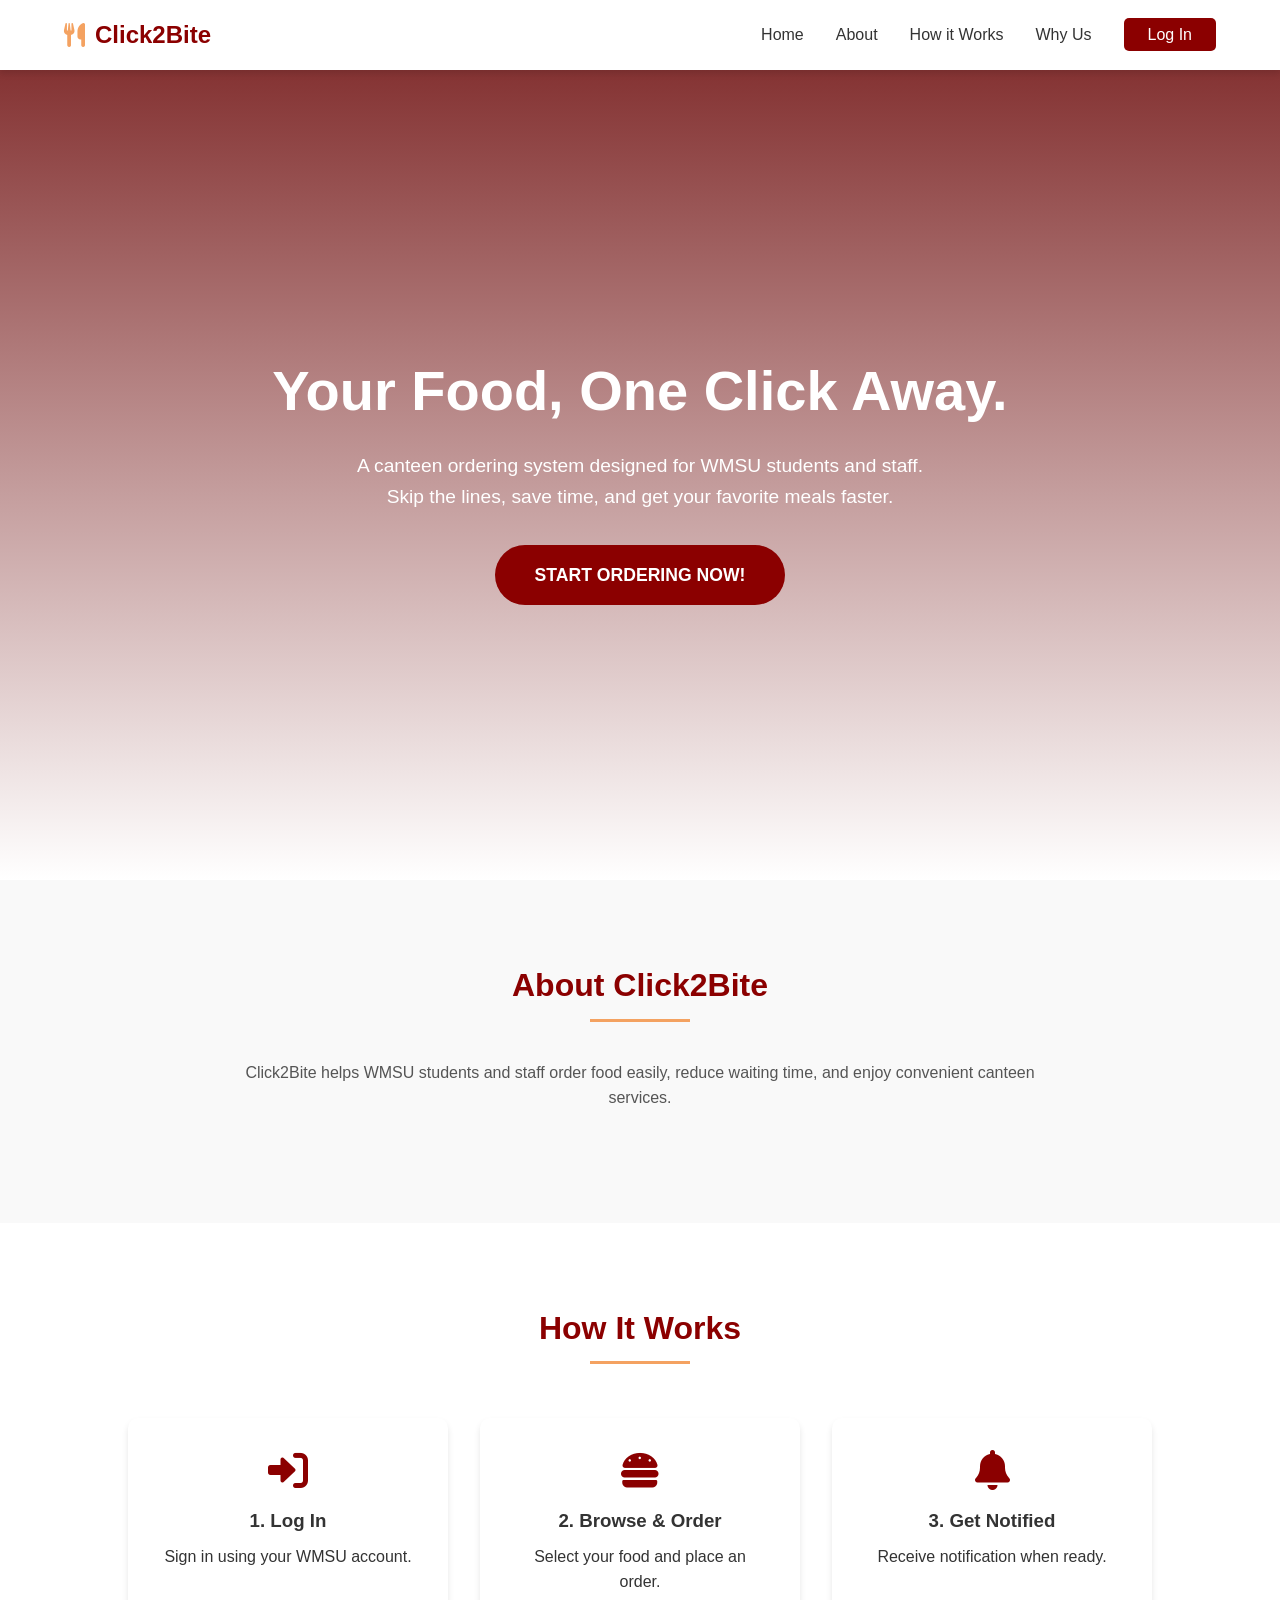
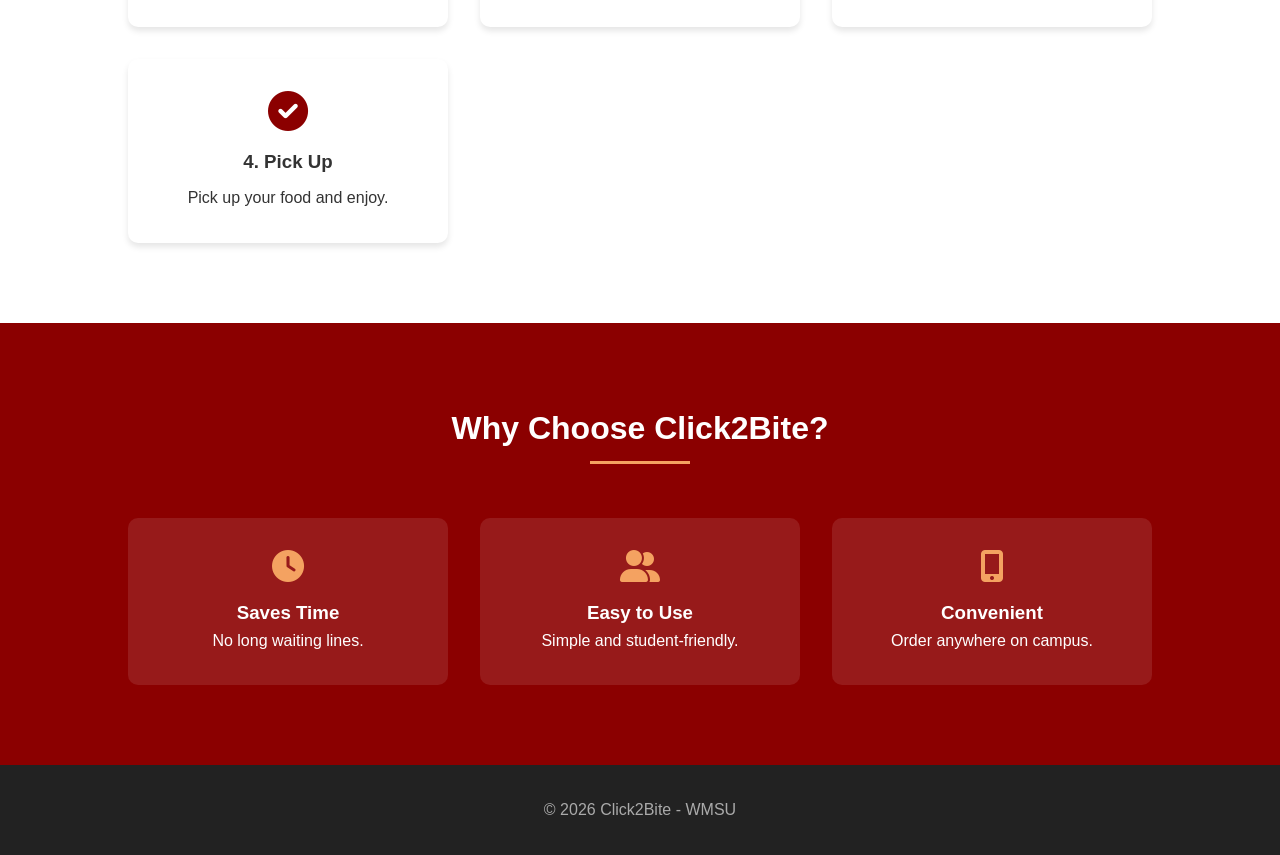
<file: index.html>
<!DOCTYPE html>

<html lang="en">
<head>
<meta charset="UTF-8">
<meta name="viewport" content="width=device-width, initial-scale=1.0">
<title>Click2Bite</title>

<link href="https://cdnjs.cloudflare.com/ajax/libs/font-awesome/6.0.0/css/all.min.css" rel="stylesheet">
<link rel="stylesheet" href="style.css">
</head>

<body>

<nav>
<div class="logo">
<i class="fas fa-utensils"></i>
<span>Click2Bite</span>
</div>

<div class="menu-toggle">
<i class="fas fa-bars"></i>
</div>

<ul class="nav-links">
<li><a href="#home">Home</a></li>
<li><a href="#about">About</a></li>
<li><a href="#how-it-works">How it Works</a></li>
<li><a href="#features">Why Us</a></li>
<li><a href="#loginModal" class="btn-login">Log In</a></li>
</ul>
</nav>

<header id="home" class="hero">
<div class="hero-content">
<h1>Your Food, One Click Away.</h1>

<p>
A canteen ordering system designed for WMSU students and staff.
Skip the lines, save time, and get your favorite meals faster.
</p>

<a href="#loginModal" class="cta-button">
START ORDERING NOW!
</a>
</div>
</header>

<section id="about" class="section about">
<h2 class="section-title">About Click2Bite</h2>

<p>
Click2Bite helps WMSU students and staff order food easily,
reduce waiting time, and enjoy convenient canteen services.
</p>
</section>

<section id="how-it-works" class="section">
<h2 class="section-title">How It Works</h2>

<div class="steps-grid">

<div class="step-card">
<i class="fas fa-sign-in-alt step-icon"></i>
<h3>1. Log In</h3>
<p>Sign in using your WMSU account.</p>
</div>

<div class="step-card">
<i class="fas fa-hamburger step-icon"></i>
<h3>2. Browse & Order</h3>
<p>Select your food and place an order.</p>
</div>

<div class="step-card">
<i class="fas fa-bell step-icon"></i>
<h3>3. Get Notified</h3>
<p>Receive notification when ready.</p>
</div>

<div class="step-card">
<i class="fas fa-check-circle step-icon"></i>
<h3>4. Pick Up</h3>
<p>Pick up your food and enjoy.</p>
</div>

</div>
</section>

<section id="features" class="section features">
<h2 class="section-title">Why Choose Click2Bite?</h2>

<div class="features-grid">

<div class="feature-box">
<i class="fas fa-clock"></i>
<h3>Saves Time</h3>
<p>No long waiting lines.</p>
</div>

<div class="feature-box">
<i class="fas fa-user-friends"></i>
<h3>Easy to Use</h3>
<p>Simple and student-friendly.</p>
</div>

<div class="feature-box">
<i class="fas fa-mobile-alt"></i>
<h3>Convenient</h3>
<p>Order anywhere on campus.</p>
</div>

</div>
</section>

<footer>
<p>© 2026 Click2Bite - WMSU</p>
</footer>

<!-- LOGIN MODAL -->

<div class="modal" id="loginModal">
<a href="#" class="modal-overlay"></a>

<div class="modal-content">

<a href="#" class="modal-close">
<i class="fas fa-times"></i>
</a>

<div class="modal-header">
<div class="modal-logo">
<i class="fas fa-utensils"></i> Click2Bite
</div>

<h2>Welcome Back</h2>
<p>Log in using your WMSU email</p>
</div>

<form action="homepage.html">

<div class="form-group">
<label><i class="fas fa-envelope"></i> Email</label>
<input 
type="email" 
required
pattern="^[a-zA-Z0-9._%+-]+@wmsu\.edu\.ph$"
title="Use your WMSU email (example@wmsu.edu.ph)">
</div>

<div class="form-group">
<label><i class="fas fa-lock"></i> Password</label>
<input type="password" required>
</div>

<button type="submit" class="btn-login-submit">
Log In
</button>

</form>

<div class="modal-footer">
<p>
Don't have an account?
<a href="#registerModal">Register here</a>
</p>
</div>

</div>
</div>

<!-- REGISTER MODAL -->

<div class="modal" id="registerModal">
<a href="#" class="modal-overlay"></a>

<div class="modal-content">

<a href="#" class="modal-close">
<i class="fas fa-times"></i>
</a>

<div class="modal-header">
<div class="modal-logo">
<i class="fas fa-utensils"></i> Click2Bite
</div>

<h2>Create Account</h2>
<p>Register using WMSU email</p>
</div>

<form action="homepage.html">

<div class="form-group">
<label><i class="fas fa-user"></i> Full Name</label>
<input type="text" required>
</div>

<div class="form-group">
<label><i class="fas fa-envelope"></i> Email</label>
<input 
type="email" required pattern="^[a-zA-Z0-9._%+-]+@wmsu\.edu\.ph$" title="Use your WMSU email (example@wmsu.edu.ph)">
</div>

<div class="form-group">
<label><i class="fas fa-lock"></i> Password</label>
<input type="password" required>
</div>

<button type="submit" class="btn-login-submit">
Register
</button>

</form>

<div class="modal-footer">
<p>
Already have an account?
<a href="#loginModal">Log In here</a>
</p>
</div>

</div>
</div>

</body>
</html>
</file>
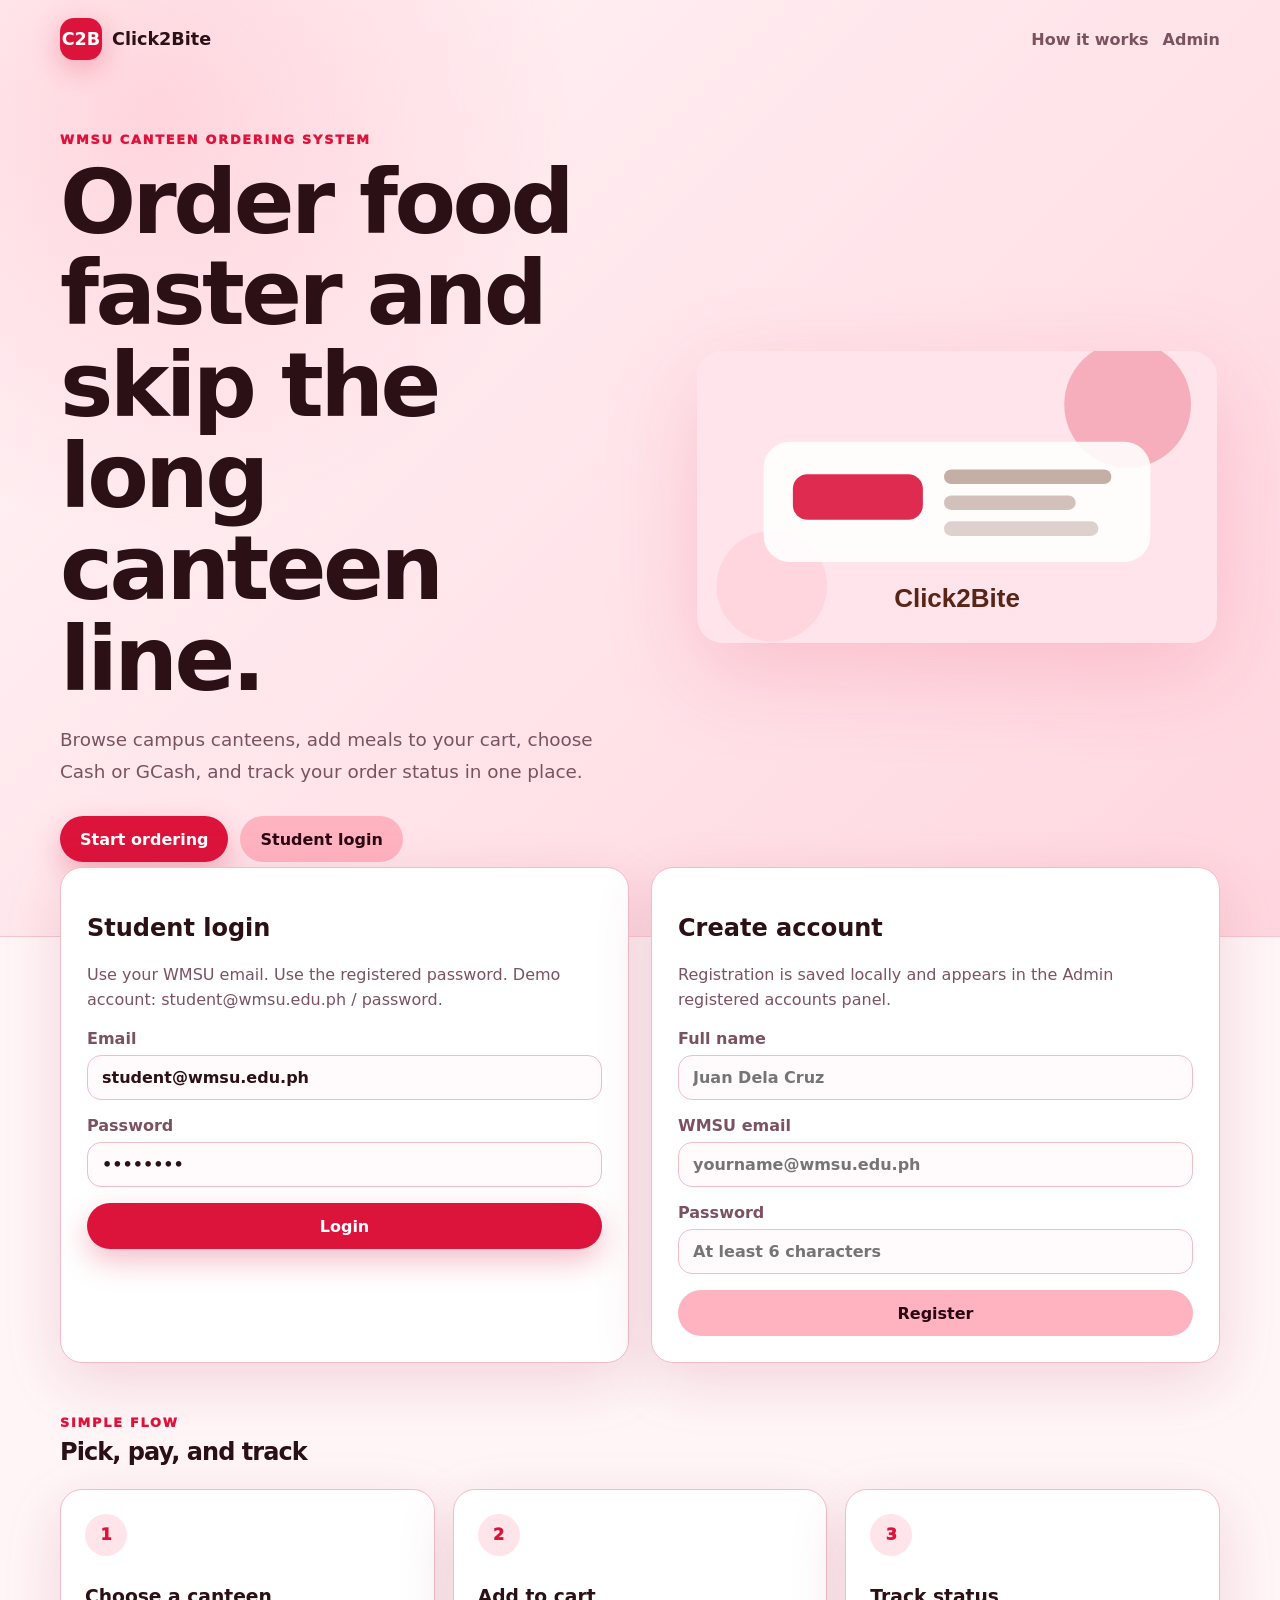
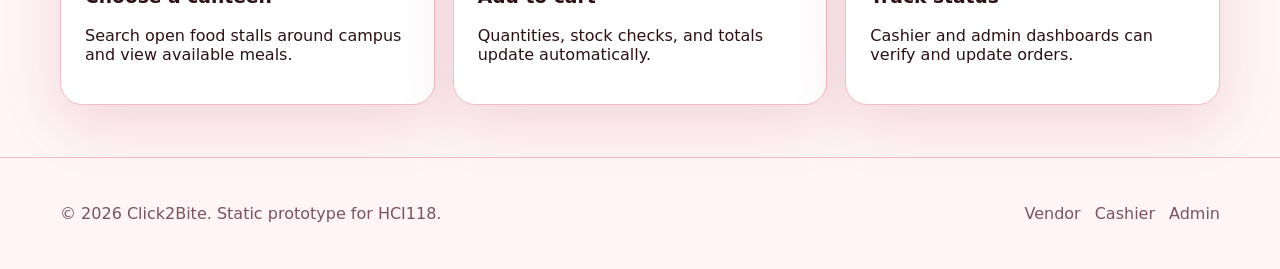
<file: mark/index.html>
<!doctype html>
<html lang="en">
<head>
  <meta charset="utf-8">
  <meta name="viewport" content="width=device-width, initial-scale=1">
  <title>Click2Bite - WMSU Canteen Ordering</title>
  <link rel="stylesheet" href="css/styles.css">
</head>
<body data-page="landing">
  <header class="site-header hero-header">
    <nav class="nav container" aria-label="Main navigation">
      <a class="brand" href="index.html">
        <span class="brand-mark">C2B</span>
        <span>Click2Bite</span>
      </a>
      <div class="nav-links">
        <a href="#how-it-works">How it works</a>
        <a href="admin-login.html">Admin</a>
      </div>
    </nav>

    <section class="hero container">
      <div class="hero-copy">
        <p class="eyebrow">WMSU canteen ordering system</p>
        <h1>Order food faster and skip the long canteen line.</h1>
        <p class="hero-text">Browse campus canteens, add meals to your cart, choose Cash or GCash, and track your order status in one place.</p>
        <div class="hero-actions">
          <a class="btn btn-primary" href="#login-card">Start ordering</a>
          <a class="btn btn-secondary" href="#login-card">Student login</a>
        </div>
      </div>
      <img class="hero-image" src="assets/images/hero-food.svg" alt="Illustration of campus food trays">
    </section>
  </header>

  <main>
    <section id="login-card" class="auth-grid container">
      <article class="card auth-card">
        <h2>Student login</h2>
        <p class="muted">Use your WMSU email. Use the registered password. Demo account: student@wmsu.edu.ph / password.</p>
        <form id="loginForm" class="stack">
          <label>Email
            <input type="email" id="loginEmail" value="student@wmsu.edu.ph" required>
          </label>
          <label>Password
            <input type="password" id="loginPassword" value="password" required>
          </label>
          <button class="btn btn-primary" type="submit">Login</button>
        </form>
      </article>

      <article class="card auth-card">
        <h2>Create account</h2>
        <p class="muted">Registration is saved locally and appears in the Admin registered accounts panel.</p>
        <form id="registerForm" class="stack">
          <label>Full name
            <input type="text" id="registerName" placeholder="Juan Dela Cruz" required>
          </label>
          <label>WMSU email
            <input type="email" id="registerEmail" placeholder="yourname@wmsu.edu.ph" required>
          </label>
          <label>Password
            <input type="password" id="registerPassword" placeholder="At least 6 characters" minlength="6" required>
          </label>
          <button class="btn btn-secondary" type="submit">Register</button>
        </form>
      </article>
    </section>

    <section id="how-it-works" class="container section">
      <div class="section-heading">
        <p class="eyebrow">Simple flow</p>
        <h2>Pick, pay, and track</h2>
      </div>
      <div class="feature-grid">
        <article class="card feature-card">
          <span class="feature-number">1</span>
          <h3>Choose a canteen</h3>
          <p>Search open food stalls around campus and view available meals.</p>
        </article>
        <article class="card feature-card">
          <span class="feature-number">2</span>
          <h3>Add to cart</h3>
          <p>Quantities, stock checks, and totals update automatically.</p>
        </article>
        <article class="card feature-card">
          <span class="feature-number">3</span>
          <h3>Track status</h3>
          <p>Cashier and admin dashboards can verify and update orders.</p>
        </article>
      </div>
    </section>
  </main>

  <footer class="footer">
    <div class="container footer-grid">
      <p>&copy; 2026 Click2Bite. Static prototype for HCI118.</p>
      <div>
        <a href="vendor.html">Vendor</a>
        <a href="cashier.html">Cashier</a>
        <a href="admin-login.html">Admin</a>
      </div>
    </div>
  </footer>

  <script src="js/app.js"></script>
</body>
</html>
</file>
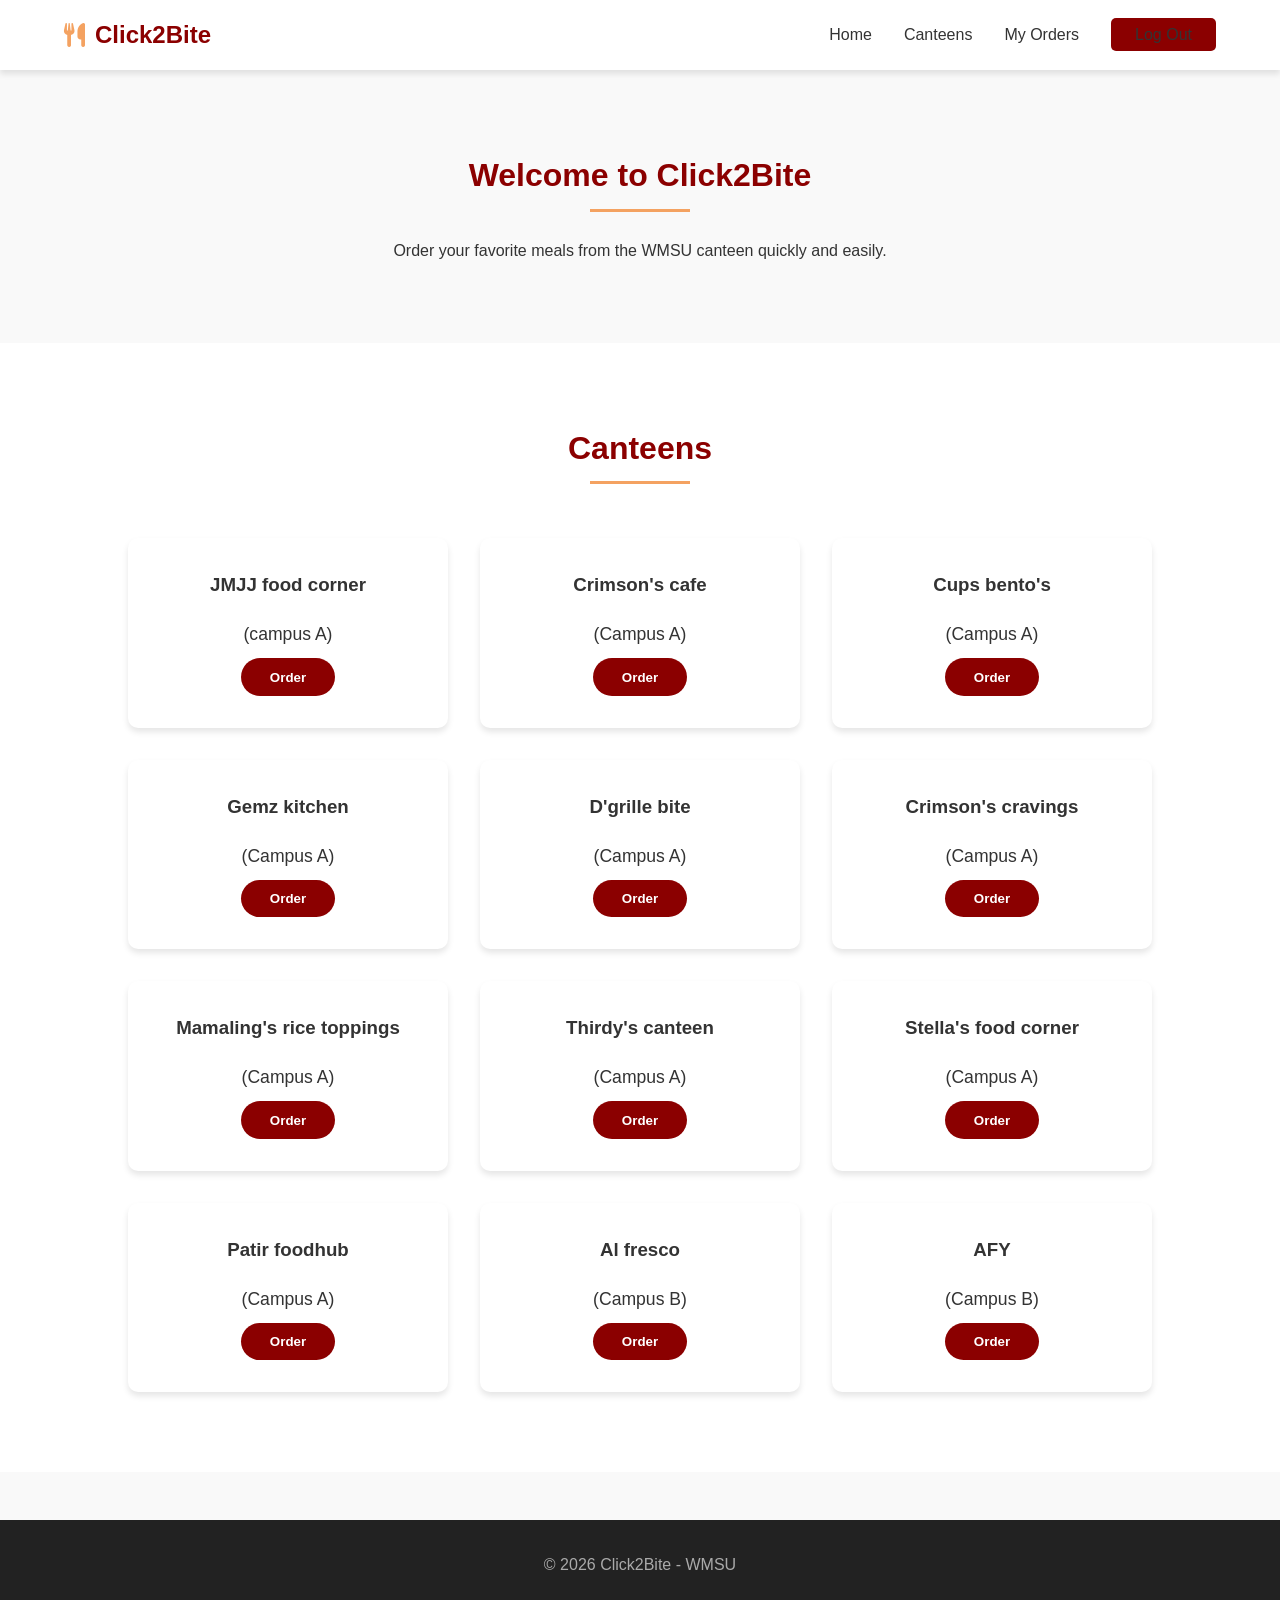
<file: homepage.html>
<!DOCTYPE html>

<html lang="en">
<head>
<meta charset="UTF-8">
<meta name="viewport" content="width=device-width, initial-scale=1.0">
<title>Click2Bite</title>

<link href="https://cdnjs.cloudflare.com/ajax/libs/font-awesome/6.0.0/css/all.min.css" rel="stylesheet">
<link rel="stylesheet" href="design.css">

</head>

<body>

<nav>
<div class="logo">
<i class="fas fa-utensils"></i>
<span>Click2Bite</span>
</div>

<ul class="nav-links">
<li><a href="#">Home</a></li>
<li><a href="#">Canteens</a></li>
<li><a href="#">My Orders</a></li>
<li><a href="index.html" class="btn-login">Log Out</a></li>
</ul>
</nav>

<section class="section">
<h2 class="section-title">Welcome to Click2Bite</h2>
<p>
Order your favorite meals from the WMSU canteen quickly and easily.
</p>
</section>

<section class="section about">
<h2 class="section-title">Canteens</h2>

<div class="steps-grid">

<div class="step-card">
<h3>JMJJ food corner</h3>
<p>(campus A)</p>
<button class="cta-button">Order</button>
</div>

<div class="step-card">
<h3>Crimson's cafe</h3>
<p>(Campus A)</p>
<button class="cta-button">Order</button>
</div>

<div class="step-card">
<h3>Cups bento's</h3>
<p>(Campus A)</p>
<button class="cta-button">Order</button>
</div>

<div class="step-card">
<h3>Gemz kitchen</h3>
<p>(Campus A)</p>
<button class="cta-button">Order</button>
</div>

<div class="step-card">
<h3>D'grille bite</h3>
<p>(Campus A)</p>
<button class="cta-button">Order</button>
</div>

<div class="step-card">
<h3>Crimson's cravings</h3>
<p>(Campus A)</p>
<button class="cta-button">Order</button>
</div>

<div class="step-card">
<h3>Mamaling's rice toppings</h3>
<p>(Campus A)</p>
<button class="cta-button">Order</button>
</div>

<div class="step-card">
<h3>Thirdy's canteen</h3>
<p>(Campus A)</p>
<button class="cta-button">Order</button>
</div>

<div class="step-card">
<h3>Stella's food corner</h3>
<p>(Campus A)</p>
<button class="cta-button">Order</button>
</div>

<div class="step-card">
<h3>Patir foodhub</h3>
<p>(Campus A)</p>
<button class="cta-button">Order</button>
</div>

<div class="step-card">
<h3>Al fresco</h3>
<p>(Campus B)</p>
<button class="cta-button">Order</button>
</div>

<div class="step-card">
<h3>AFY</h3>
<p>(Campus B)</p>
<button class="cta-button">Order</button>
</div>

</div>
</section>

<footer>
<p>© 2026 Click2Bite - WMSU </p>
</footer>

</body>
</html>
</file>
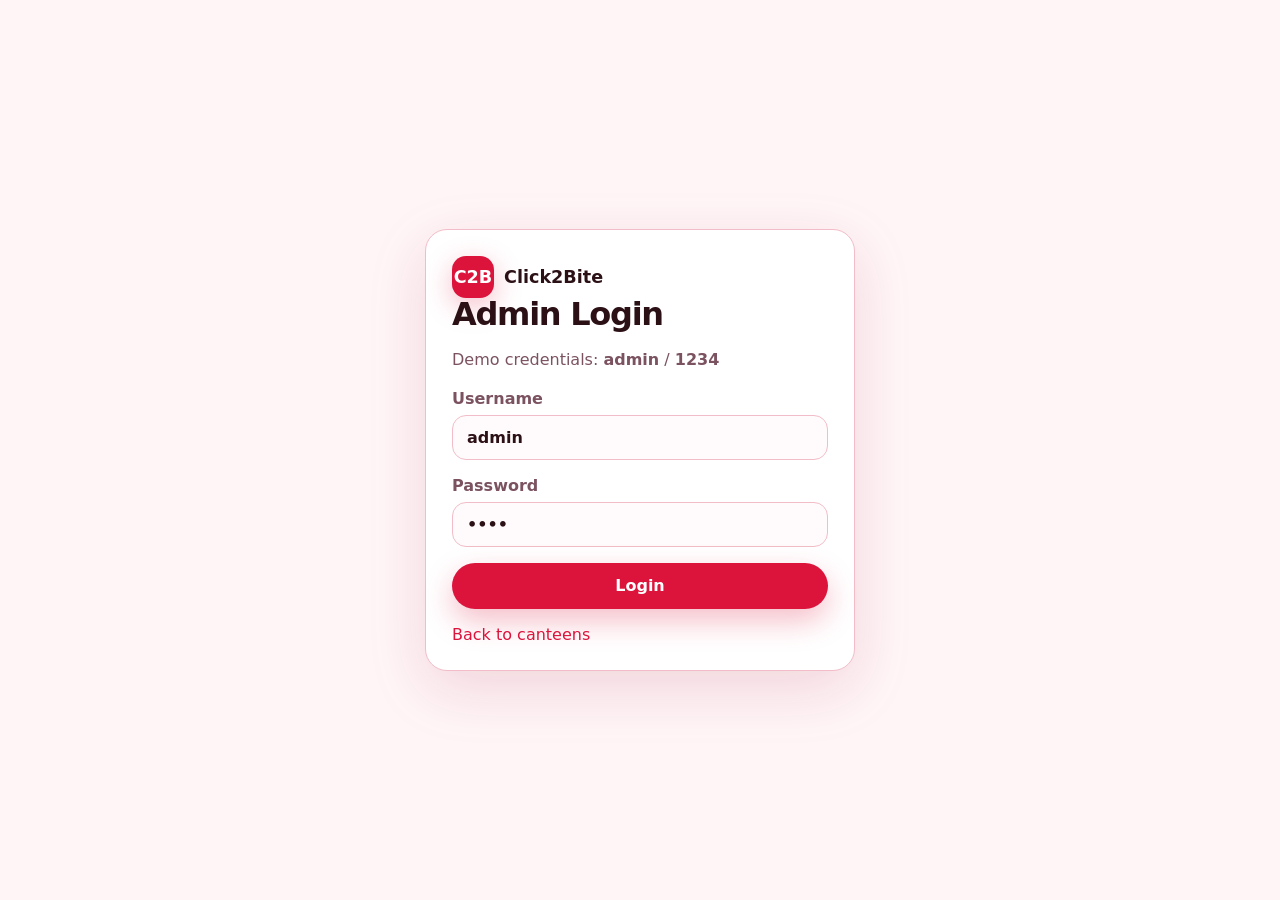
<file: mark/admin-login.html>
<!doctype html>
<html lang="en">
<head>
  <meta charset="utf-8">
  <meta name="viewport" content="width=device-width, initial-scale=1">
  <title>Click2Bite - Admin Login</title>
  <link rel="stylesheet" href="css/styles.css">
</head>
<body data-page="admin-login" class="center-page">
  <main class="card login-card">
    <a class="brand centered-brand" href="index.html">
      <span class="brand-mark">C2B</span>
      <span>Click2Bite</span>
    </a>
    <h1>Admin Login</h1>
    <p class="muted">Demo credentials: <strong>admin</strong> / <strong>1234</strong></p>
    <form id="adminLoginForm" class="stack">
      <label>Username
        <input id="adminUsername" type="text" value="admin" required>
      </label>
      <label>Password
        <input id="adminPassword" type="password" value="1234" required>
      </label>
      <button class="btn btn-primary" type="submit">Login</button>
      <a class="text-link" href="homepage.html">Back to canteens</a>
    </form>
  </main>

  <script src="js/app.js"></script>
</body>
</html>
</file>
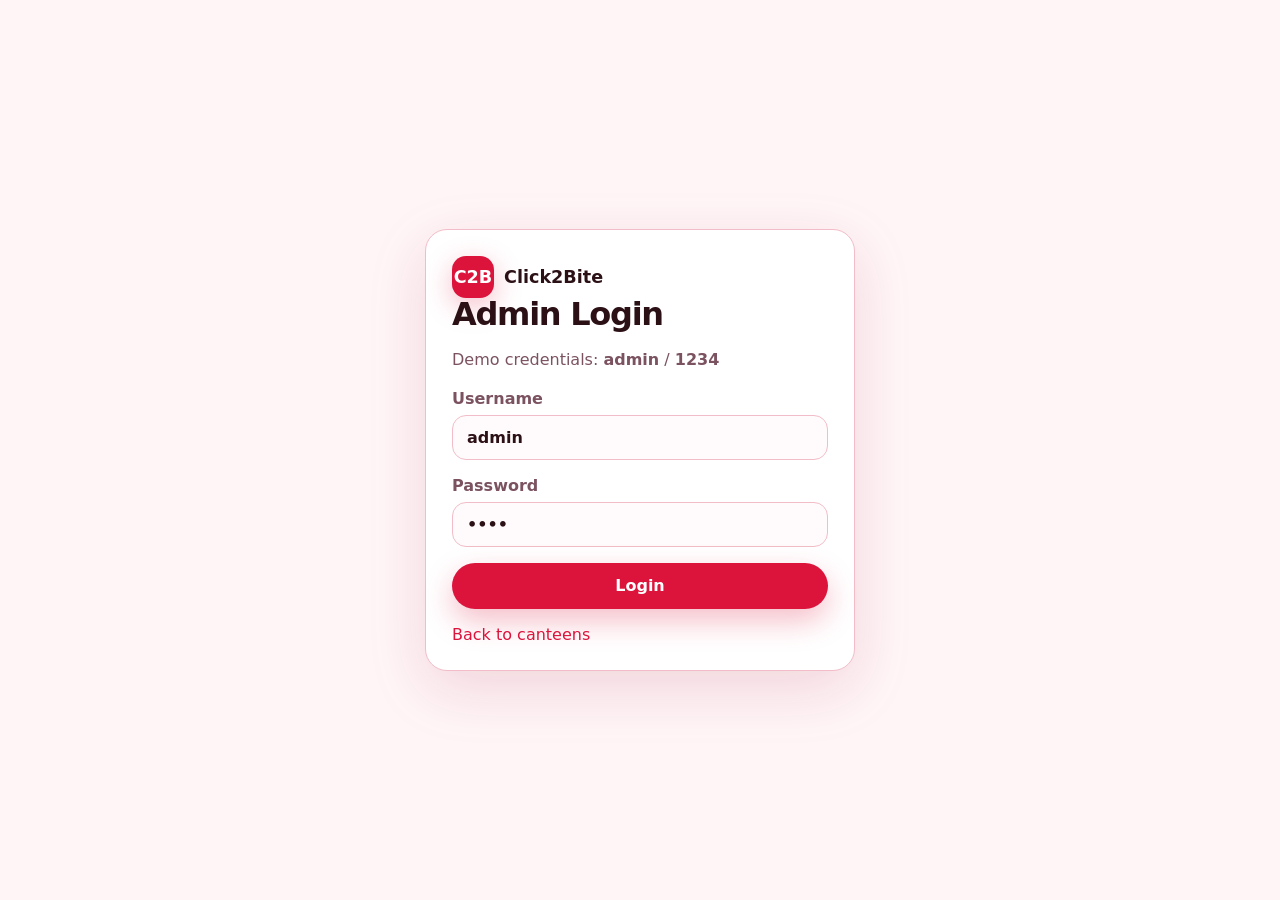
<file: mark/admin.html>
<!doctype html>
<html lang="en">
<head>
  <meta charset="utf-8">
  <meta name="viewport" content="width=device-width, initial-scale=1">
  <title>Click2Bite - Admin Dashboard</title>
  <link rel="stylesheet" href="css/styles.css">
</head>
<body data-page="admin">
  <header class="site-header page-header compact-header">
    <nav class="nav container" aria-label="Admin navigation">
      <a class="brand" href="admin.html">
        <span class="brand-mark">C2B</span>
        <span>Admin</span>
      </a>
      <div class="nav-links">
        <a href="homepage.html">Canteens</a>
        <a href="vendor.html">Vendor</a>
        <a href="cashier.html">Cashier</a>
        <button id="adminLogout" class="btn btn-ghost small-btn" type="button">Logout</button>
      </div>
    </nav>
  </header>

  <main class="container section">
    <div class="section-heading">
      <p class="eyebrow">Overview</p>
      <h1>Admin Dashboard</h1>
      <p class="muted">Monitor orders and registered student accounts saved in localStorage.</p>
    </div>

    <section id="adminStats" class="stats-grid"></section>

    <section id="accountsPanel" class="section-block">
      <div class="section-heading inline-heading">
        <div>
          <p class="eyebrow">Users</p>
          <h2>Registered Accounts</h2>
          <p class="muted">New student sign-ups are saved here. Admin can view orders, activate/deactivate, or delete account records.</p>
        </div>
        <div class="table-toolbar account-tools">
          <label class="admin-search">Search accounts
            <input id="accountSearch" type="search" placeholder="Name, email, status...">
          </label>
          <button id="exportAccountsBtn" class="btn btn-ghost small-btn" type="button">Export accounts</button>
        </div>
      </div>
      <section id="adminAccounts" class="account-list" aria-live="polite"></section>
    </section>

    <section id="ordersPanel" class="section-block">
      <div class="section-heading inline-heading">
        <div>
          <p class="eyebrow">Orders</p>
          <h2>Order Management</h2>
          <p id="adminOrderScope" class="muted">Showing all orders</p>
        </div>
        <div class="table-toolbar">
          <label>Status filter
            <select id="adminStatusFilter">
              <option value="All">All</option>
              <option value="Pending">Pending</option>
              <option value="Verified">Verified</option>
              <option value="Preparing">Preparing</option>
              <option value="Ready">Ready</option>
              <option value="Completed">Completed</option>
              <option value="Rejected">Rejected</option>
            </select>
          </label>
          <button id="clearOrderScope" class="btn btn-ghost small-btn" type="button" hidden>Show all orders</button>
        </div>
      </div>
      <section id="adminOrders" class="order-list" aria-live="polite"></section>
    </section>
  </main>

  <script src="js/app.js"></script>
</body>
</html>
</file>
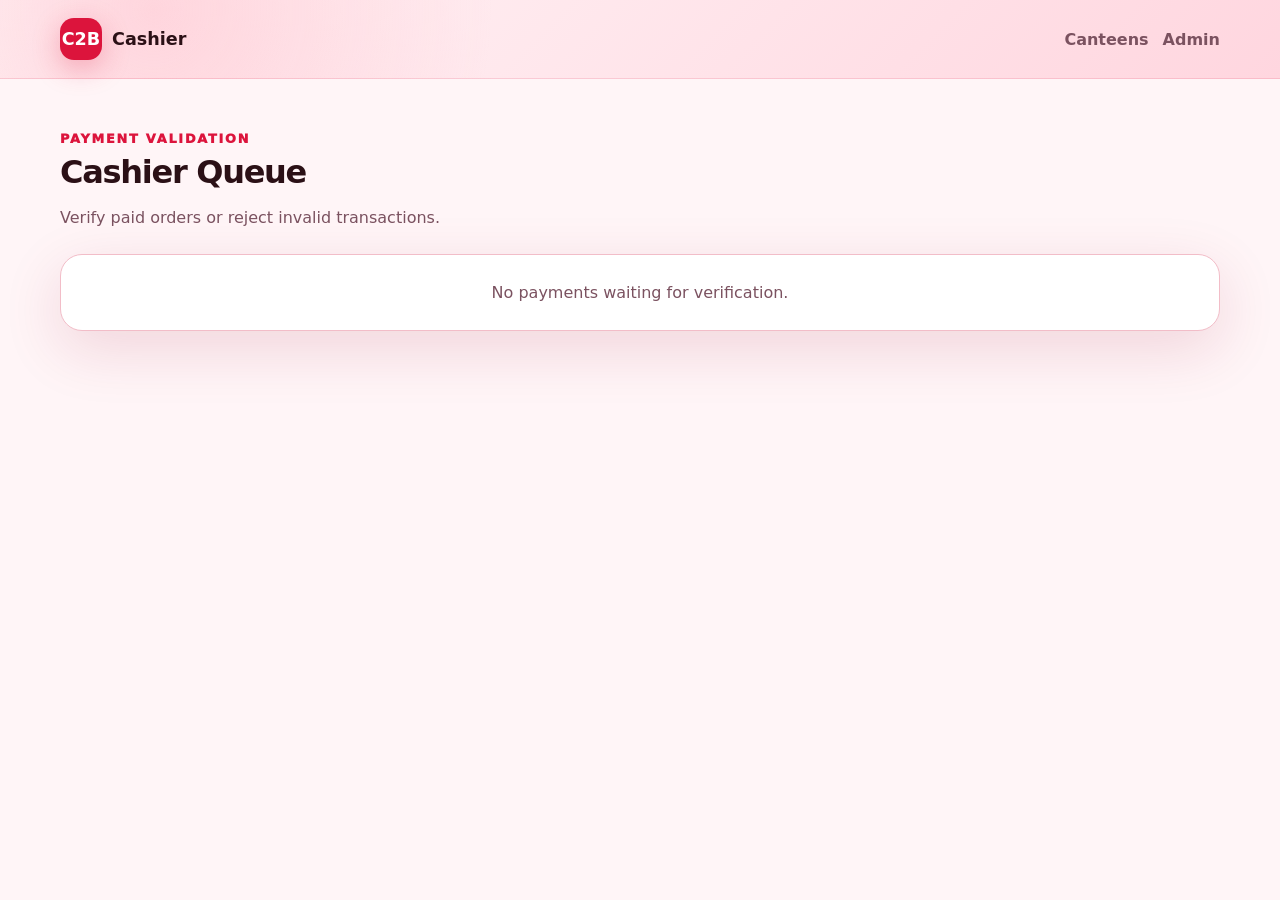
<file: mark/cashier.html>
<!doctype html>
<html lang="en">
<head>
  <meta charset="utf-8">
  <meta name="viewport" content="width=device-width, initial-scale=1">
  <title>Click2Bite - Cashier</title>
  <link rel="stylesheet" href="css/styles.css">
</head>
<body data-page="cashier">
  <header class="site-header page-header compact-header">
    <nav class="nav container" aria-label="Cashier navigation">
      <a class="brand" href="cashier.html">
        <span class="brand-mark">C2B</span>
        <span>Cashier</span>
      </a>
      <div class="nav-links">
        <a href="homepage.html">Canteens</a>
        <a href="admin.html">Admin</a>
      </div>
    </nav>
  </header>

  <main class="container section">
    <div class="section-heading">
      <p class="eyebrow">Payment validation</p>
      <h1>Cashier Queue</h1>
      <p class="muted">Verify paid orders or reject invalid transactions.</p>
    </div>
    <section id="cashierOrders" class="order-list"></section>
  </main>

  <script src="js/app.js"></script>
</body>
</html>
</file>
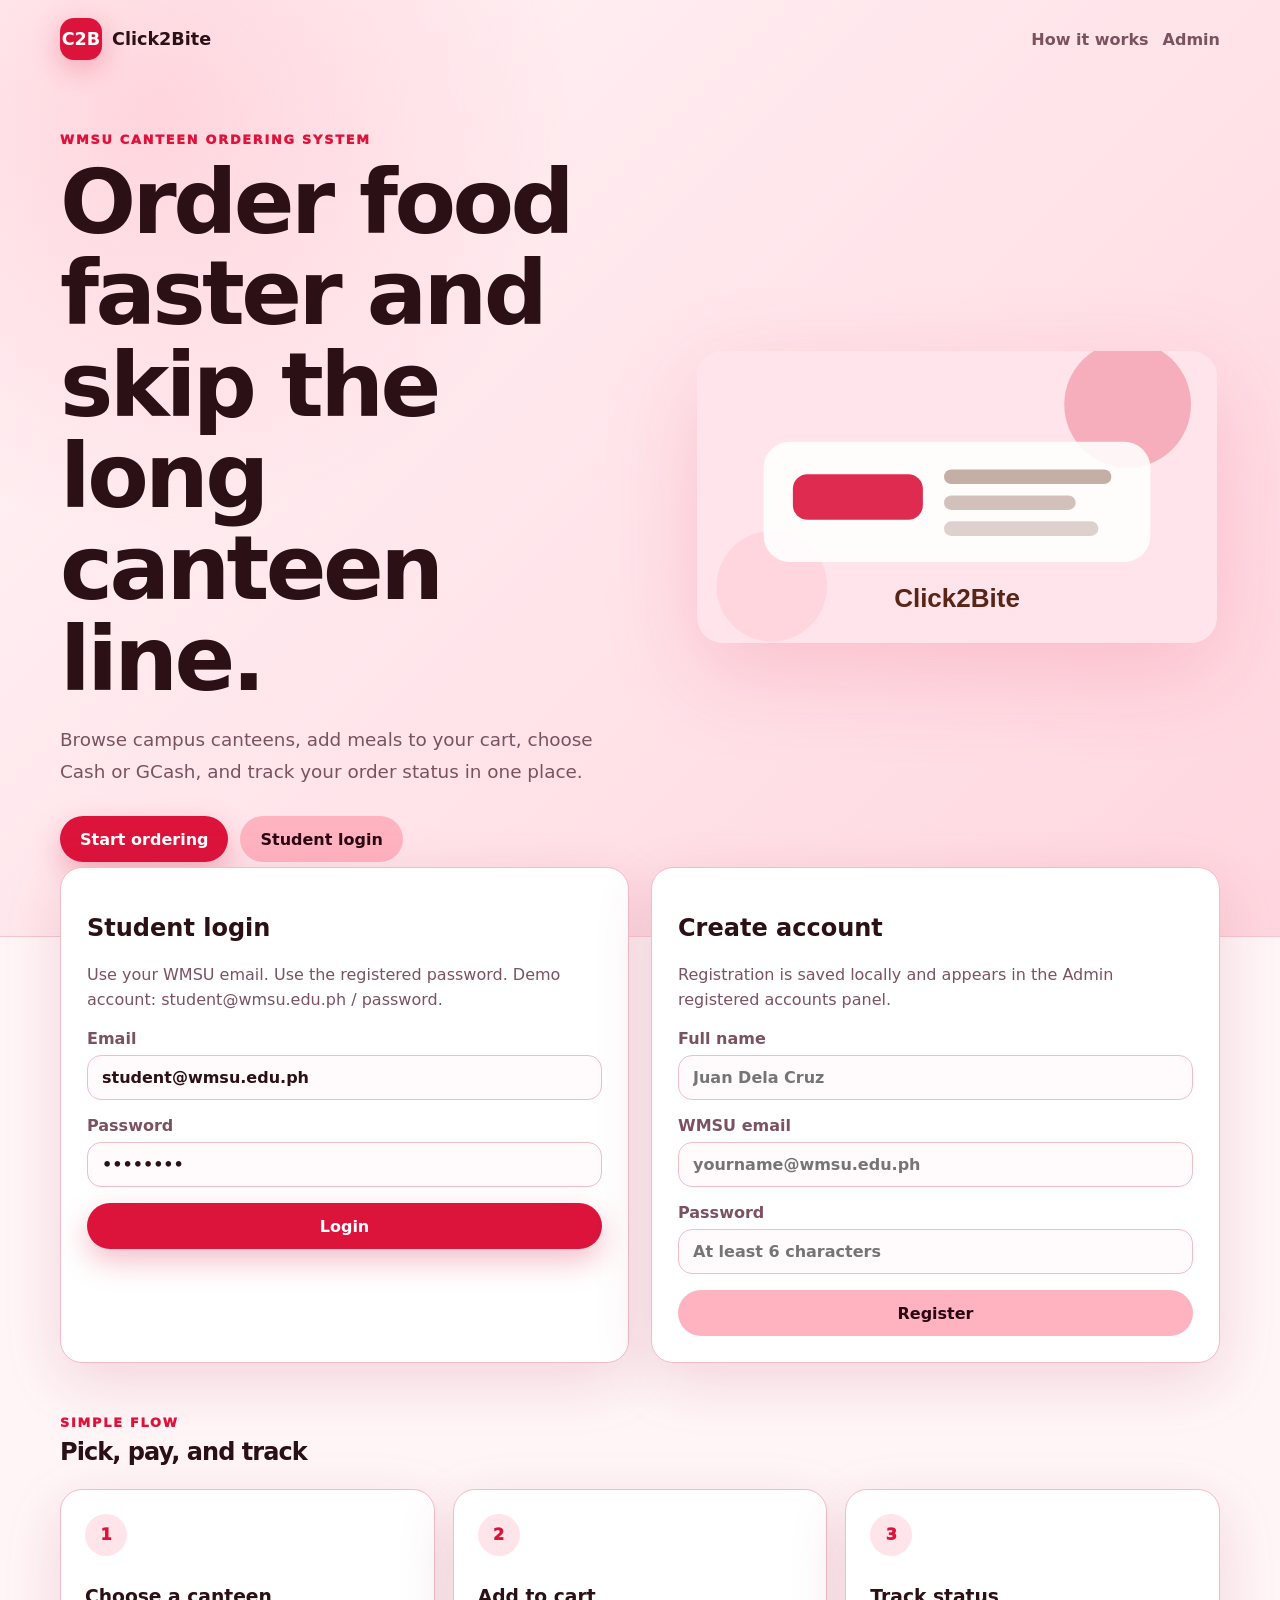
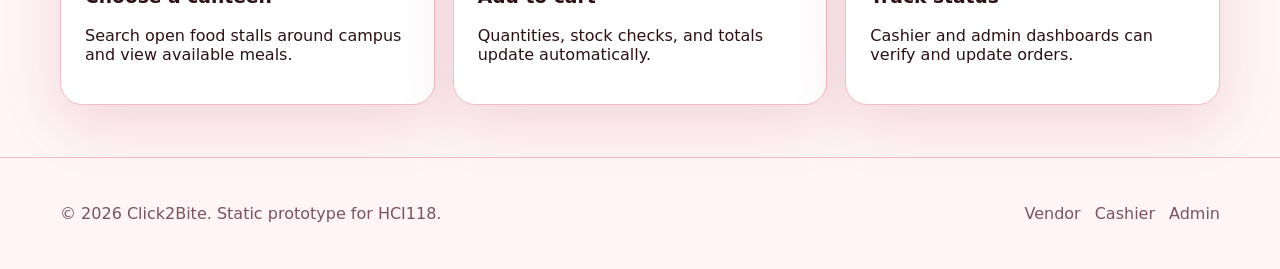
<file: mark/homepage.html>
<!doctype html>
<html lang="en">
<head>
  <meta charset="utf-8">
  <meta name="viewport" content="width=device-width, initial-scale=1">
  <title>Click2Bite - Canteens</title>
  <link rel="stylesheet" href="css/styles.css">
</head>
<body data-page="home">
  <header class="site-header page-header">
    <nav class="nav container" aria-label="Main navigation">
      <a class="brand" href="homepage.html">
        <span class="brand-mark">C2B</span>
        <span>Click2Bite</span>
      </a>
      <div class="nav-links">
        <a href="homepage.html" aria-current="page">Canteens</a>
        <a href="orders.html">My Orders</a>
        <a href="vendor.html">Vendor</a>
        <a href="cashier.html">Cashier</a>
        <a href="admin-login.html">Admin</a>
      </div>
    </nav>
    <section class="container page-title-row">
      <div>
        <p class="eyebrow">Available around campus</p>
        <h1>Choose your canteen</h1>
        <p class="muted">Welcome, <strong id="studentName">Student</strong>. Select a stall to browse its menu and place your order.</p>
      </div>
      <img class="page-icon" src="assets/images/canteen.svg" alt="Canteen storefront illustration">
    </section>
  </header>

  <main class="container section">
    <div class="toolbar card">
      <label class="search-label">Search canteen or food
        <input id="canteenSearch" type="search" placeholder="Try burger, rice, coffee, JMJJ...">
      </label>
      <label class="checkbox-row">
        <input id="openOnly" type="checkbox" checked>
        Show open only
      </label>
    </div>

    <section id="canteenGrid" class="canteen-grid" aria-live="polite"></section>
  </main>

  <footer class="footer">
    <div class="container footer-grid">
      <p>&copy; 2026 Click2Bite</p>
      <div><a id="studentLogout" href="index.html#login-card">Logout</a></div>
    </div>
  </footer>

  <script src="js/app.js"></script>
</body>
</html>
</file>
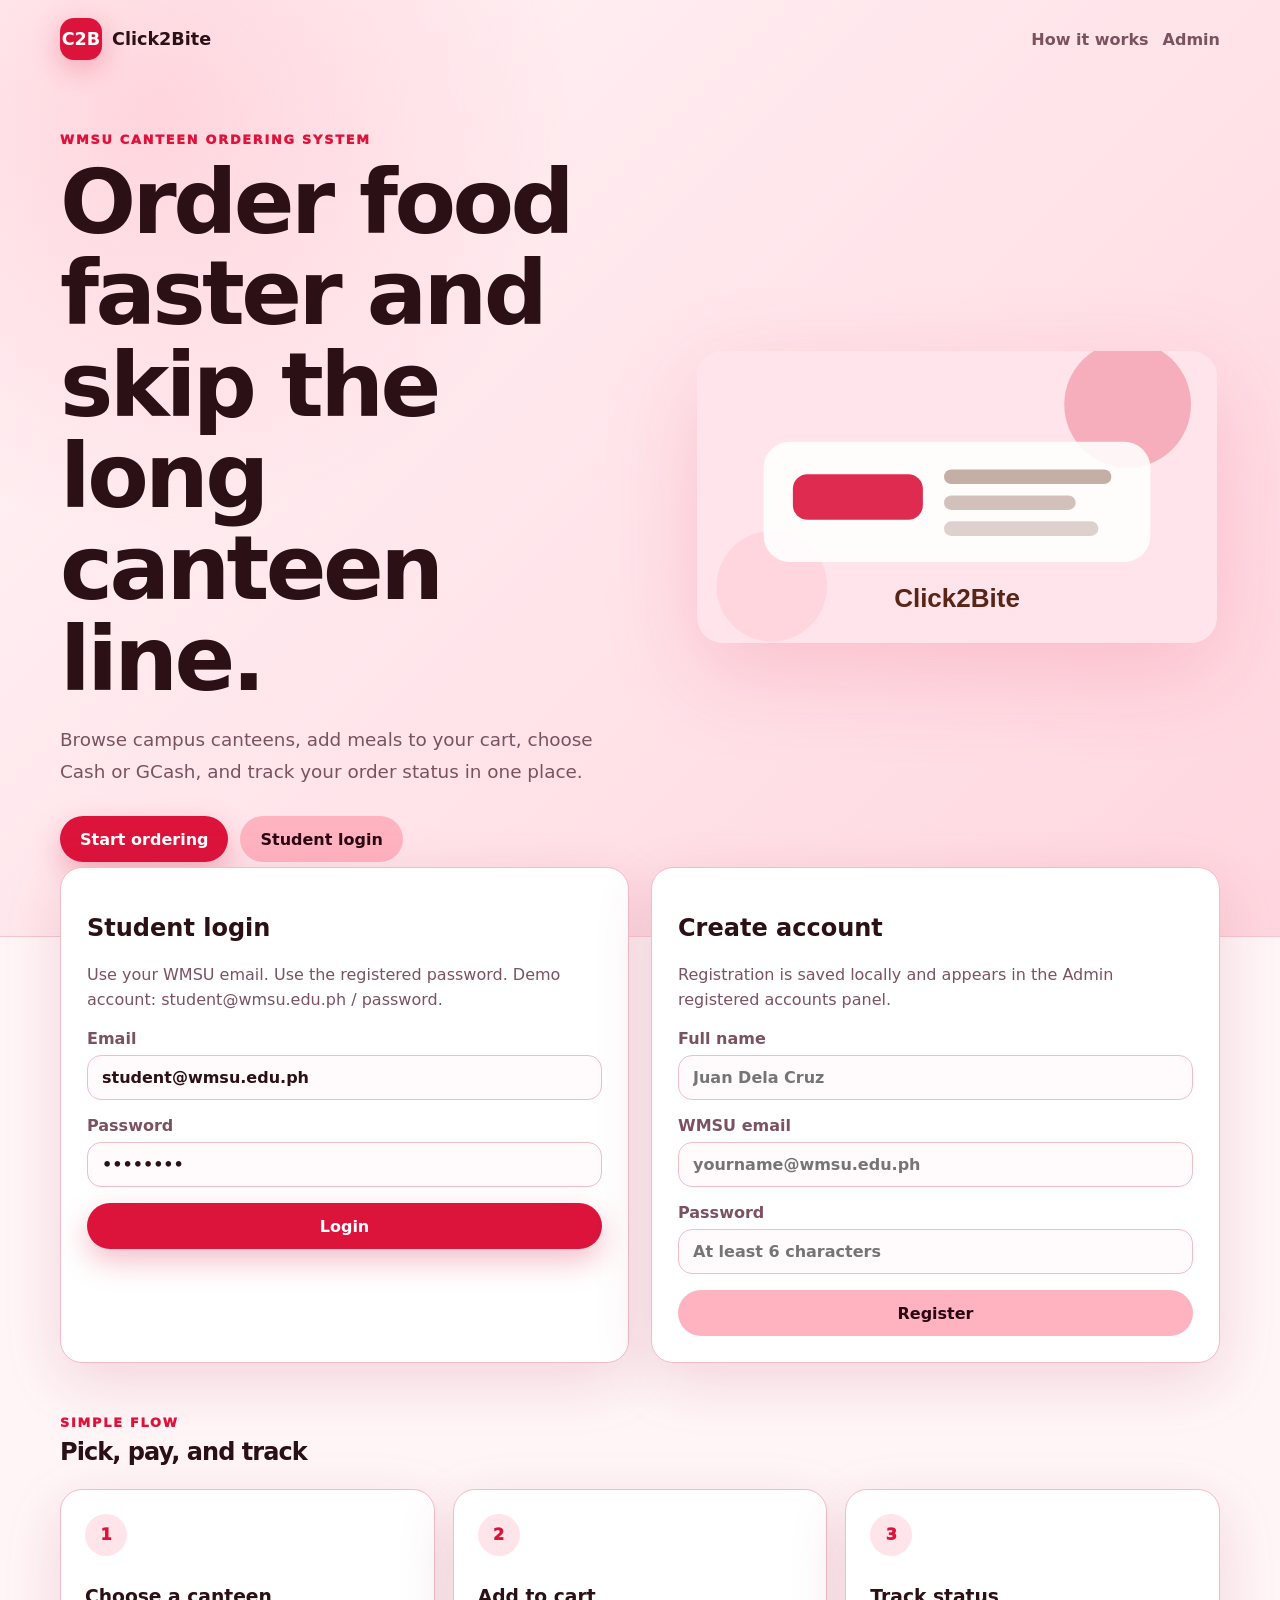
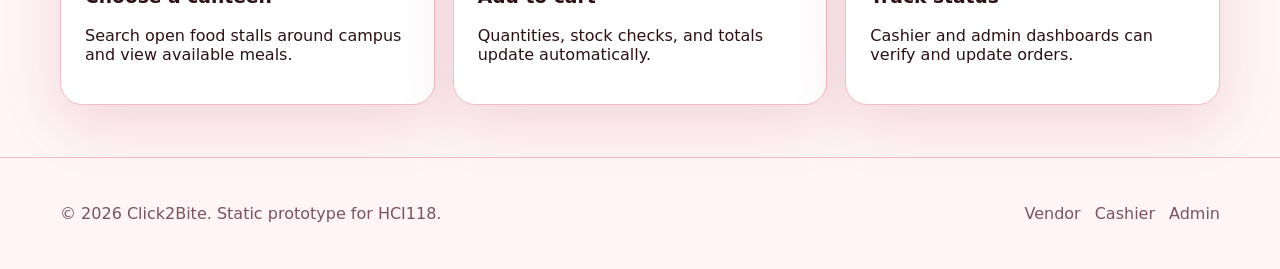
<file: mark/menu.html>
<!doctype html>
<html lang="en">
<head>
  <meta charset="utf-8">
  <meta name="viewport" content="width=device-width, initial-scale=1">
  <title>Click2Bite - Menu</title>
  <link rel="stylesheet" href="css/styles.css">
</head>
<body data-page="menu">
  <header class="site-header page-header compact-header">
    <nav class="nav container" aria-label="Main navigation">
      <a class="brand" href="homepage.html">
        <span class="brand-mark">C2B</span>
        <span>Click2Bite</span>
      </a>
      <div class="nav-links">
        <a href="homepage.html">Back to Canteens</a>
        <a href="orders.html">My Orders</a>
      </div>
    </nav>
  </header>

  <main class="container section menu-layout">
    <section>
      <div class="section-heading inline-heading">
        <div>
          <p class="eyebrow">Menu</p>
          <h1 id="menuTitle">Canteen Menu</h1>
          <p id="menuSubtitle" class="muted">Choose your meals.</p>
        </div>
      </div>
      <div id="menuGrid" class="menu-grid" aria-live="polite"></div>
    </section>

    <aside class="card cart-panel" aria-label="Cart">
      <h2>Cart</h2>
      <div id="cartItems" class="cart-items"></div>
      <div class="cart-total-row">
        <span>Total</span>
        <strong id="cartTotal">PHP 0.00</strong>
      </div>
      <fieldset class="payment-box">
        <legend>Payment</legend>
        <label><input type="radio" name="paymentMethod" value="Cash" checked> Cash</label>
        <label><input type="radio" name="paymentMethod" value="GCash"> GCash</label>
      </fieldset>
      <label class="stack small-gap">Pickup note
        <textarea id="orderNote" rows="3" placeholder="Example: no cucumber, pickup 12:15 PM"></textarea>
      </label>
      <button id="placeOrderBtn" class="btn btn-primary full-width" type="button">Place Order</button>
      <p class="muted small-text">Orders and registered accounts are saved in this browser using localStorage.</p>
    </aside>
  </main>

  <script src="js/app.js"></script>
</body>
</html>
</file>
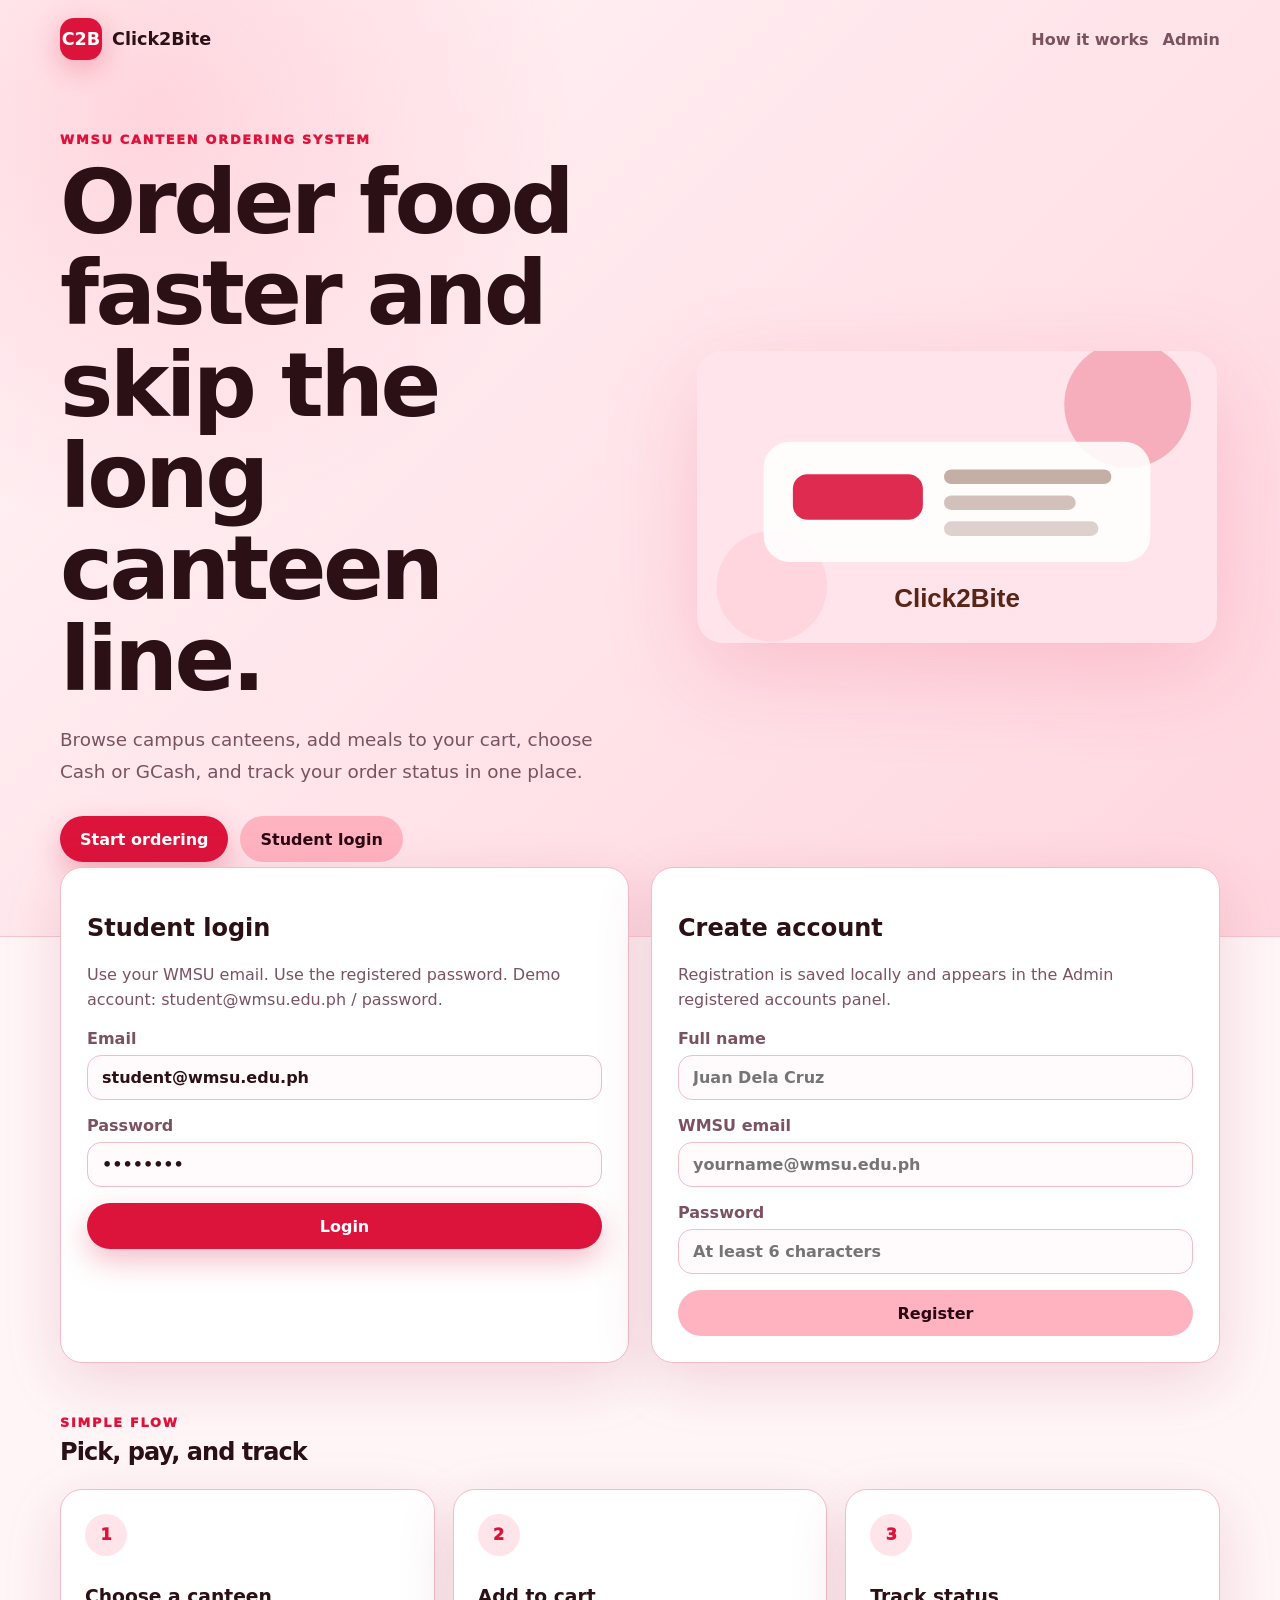
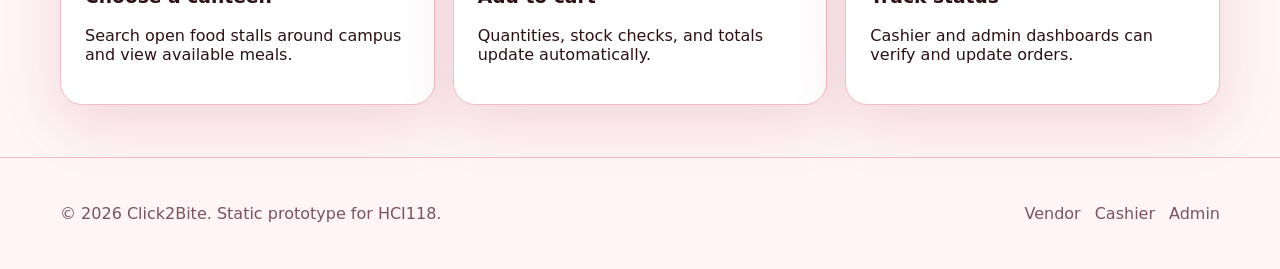
<file: mark/orders.html>
<!doctype html>
<html lang="en">
<head>
  <meta charset="utf-8">
  <meta name="viewport" content="width=device-width, initial-scale=1">
  <title>Click2Bite - My Orders</title>
  <link rel="stylesheet" href="css/styles.css">
</head>
<body data-page="orders">
  <header class="site-header page-header compact-header">
    <nav class="nav container" aria-label="Main navigation">
      <a class="brand" href="homepage.html">
        <span class="brand-mark">C2B</span>
        <span>Click2Bite</span>
      </a>
      <div class="nav-links">
        <a href="homepage.html">Canteens</a>
        <a href="orders.html" aria-current="page">My Orders</a>
      </div>
    </nav>
  </header>

  <main class="container section">
    <div class="section-heading inline-heading">
      <div>
        <p class="eyebrow">History</p>
        <h1>My Orders</h1>
        <p class="muted">Track your latest order status.</p>
      </div>
      <button id="clearMyOrders" class="btn btn-ghost" type="button">Clear my orders</button>
    </div>
    <section id="ordersList" class="order-list" aria-live="polite"></section>
  </main>

  <script src="js/app.js"></script>
</body>
</html>
</file>
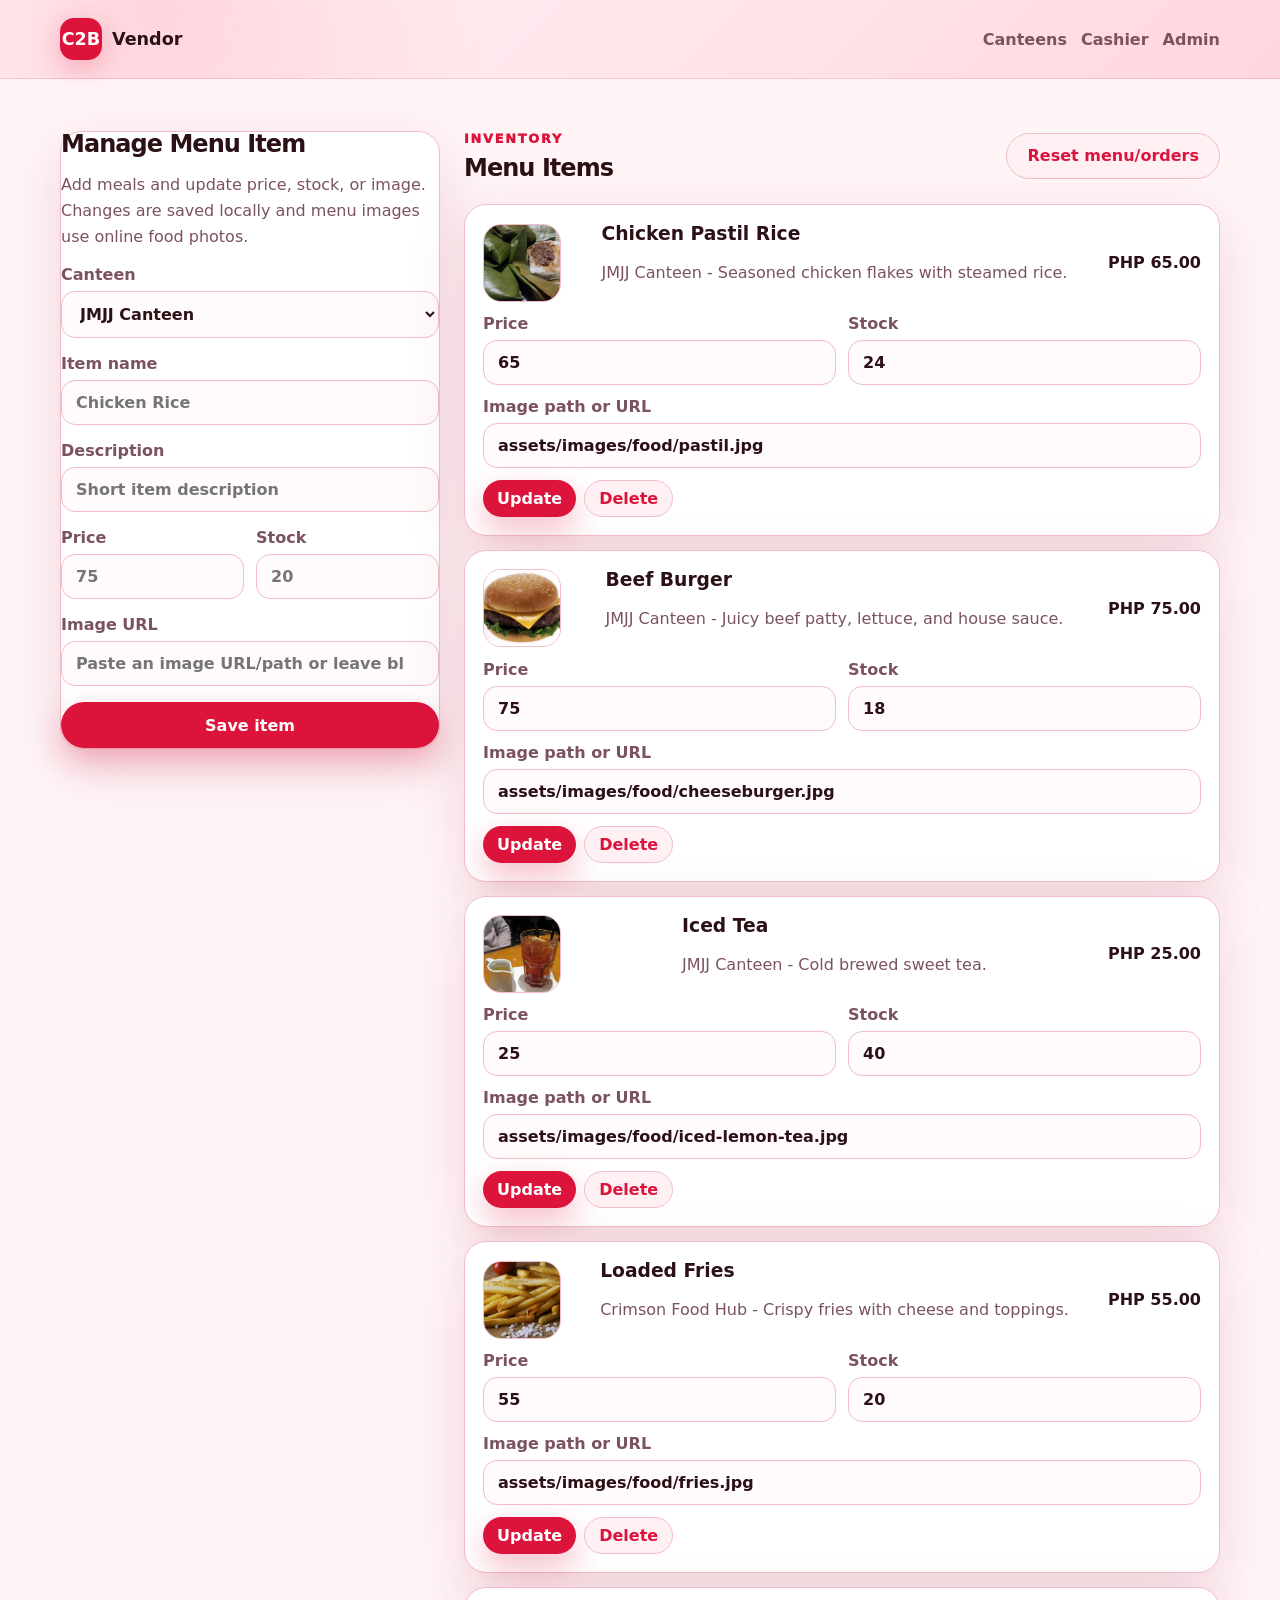
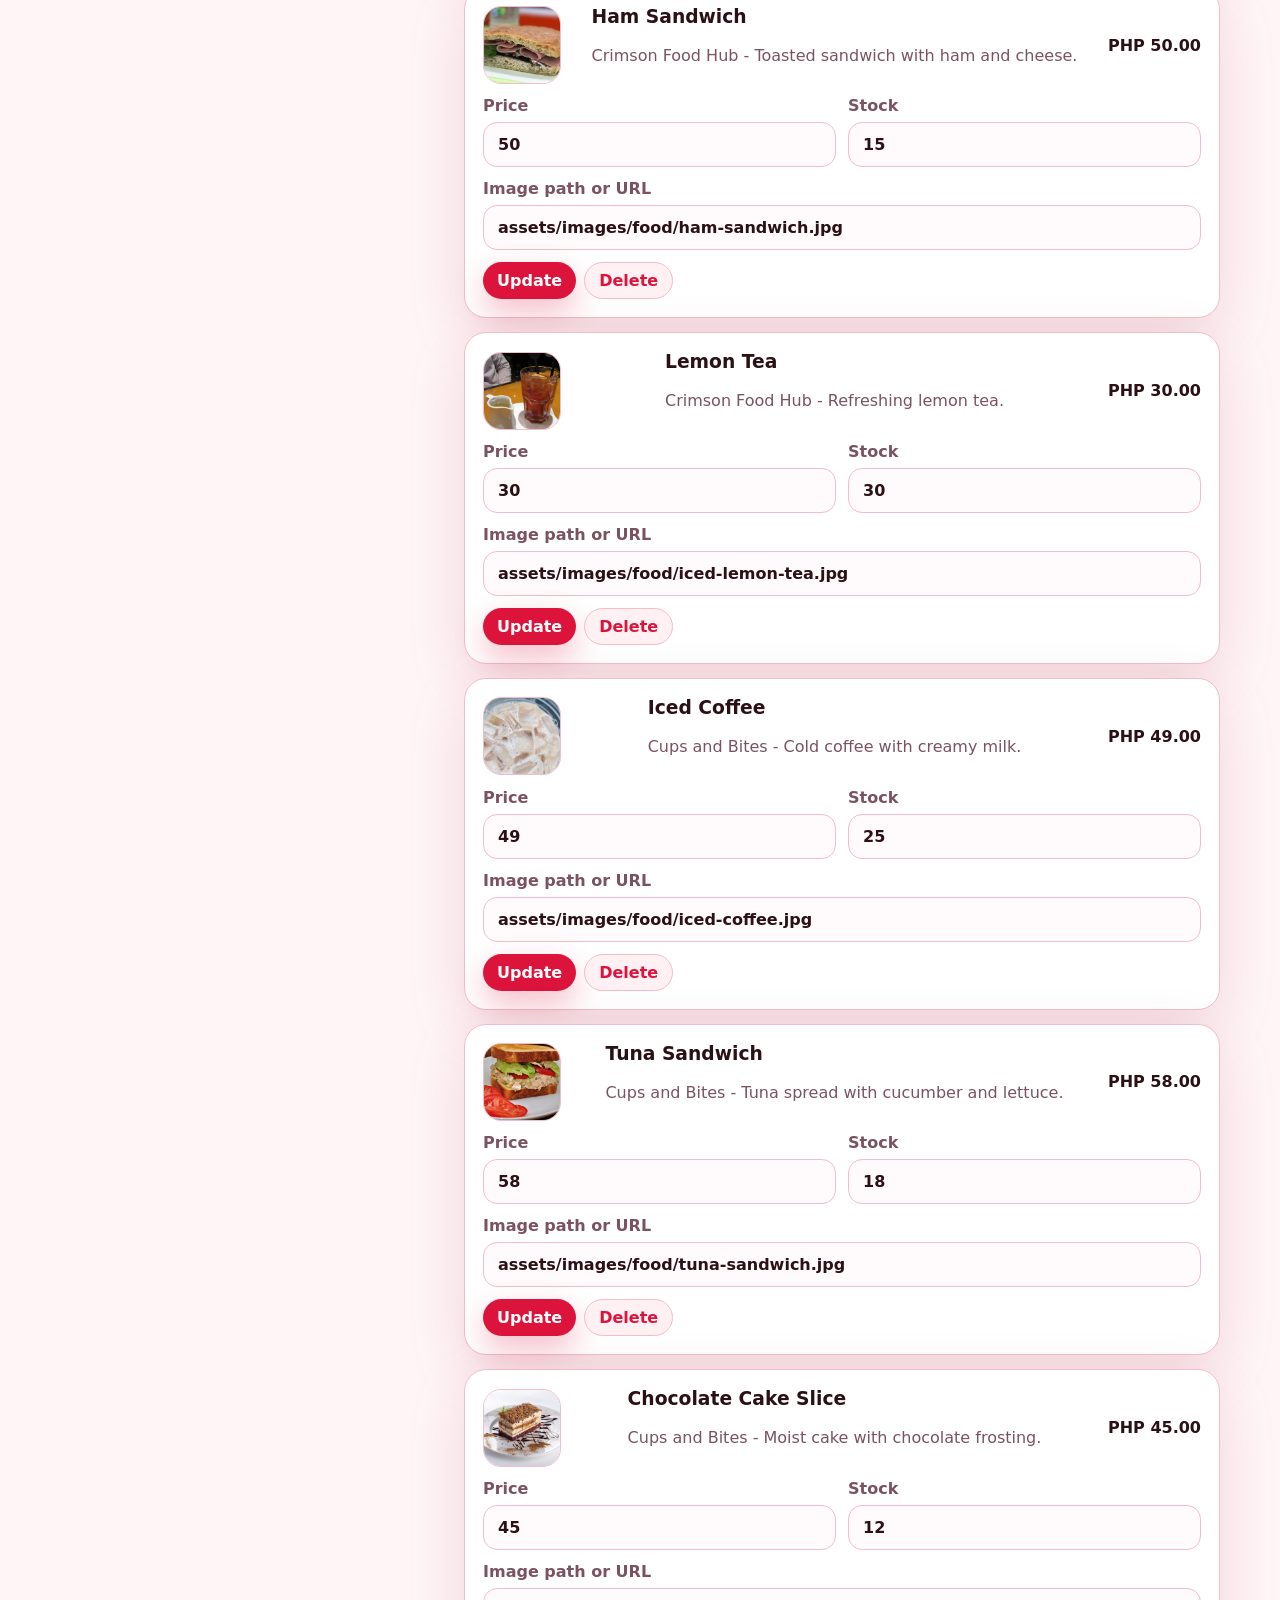
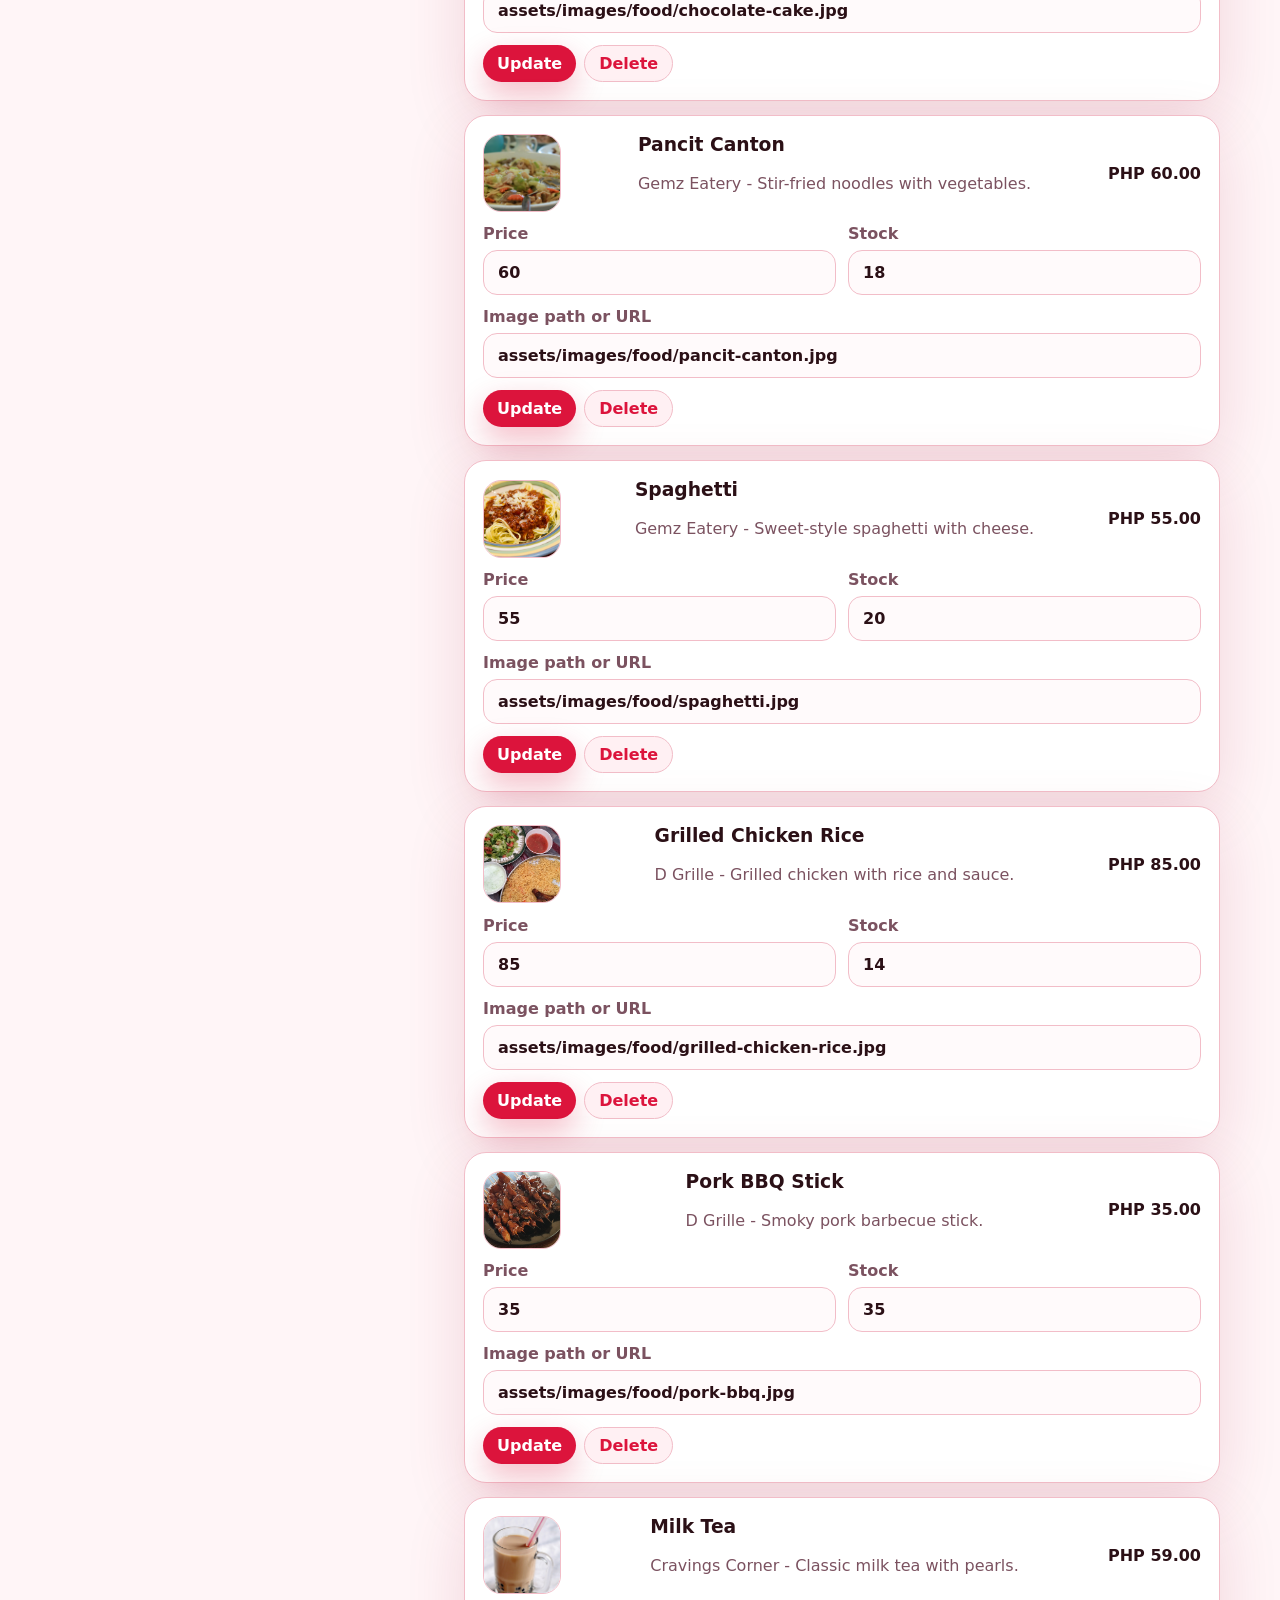
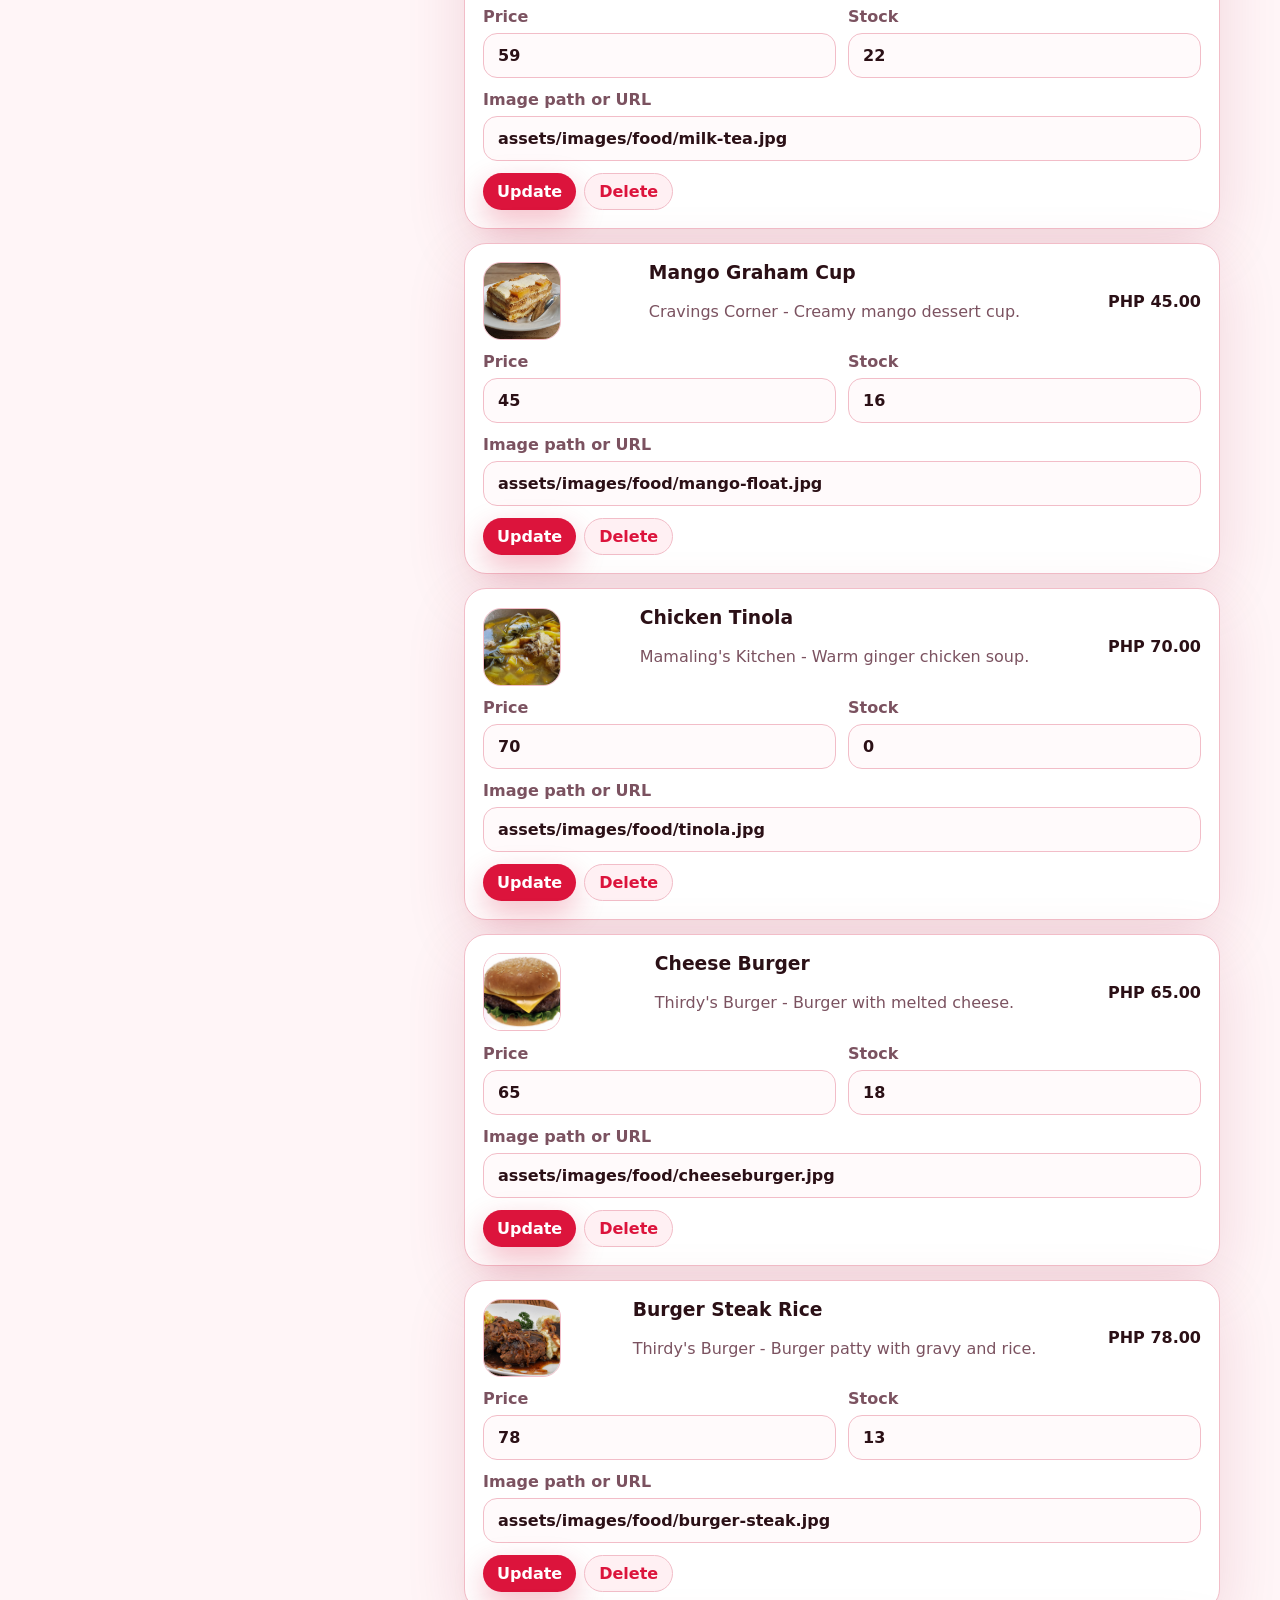
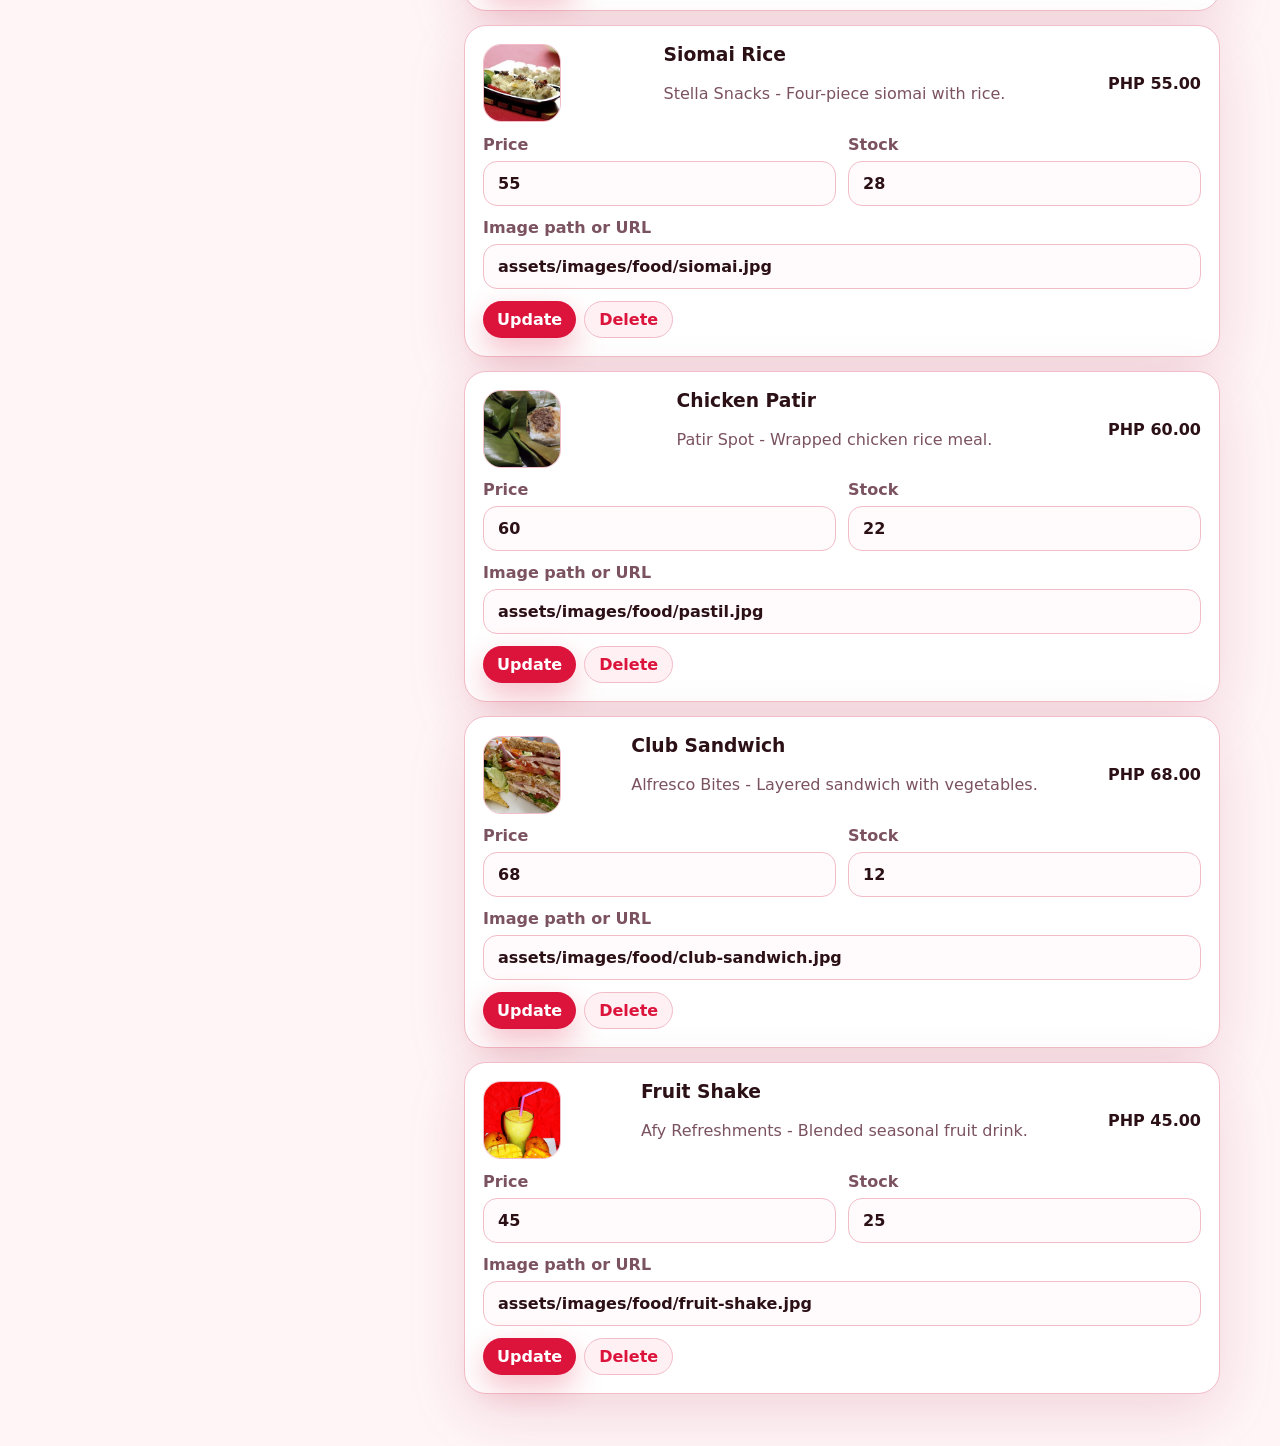
<file: mark/vendor.html>
<!doctype html>
<html lang="en">
<head>
  <meta charset="utf-8">
  <meta name="viewport" content="width=device-width, initial-scale=1">
  <title>Click2Bite - Vendor</title>
  <link rel="stylesheet" href="css/styles.css">
</head>
<body data-page="vendor">
  <header class="site-header page-header compact-header">
    <nav class="nav container" aria-label="Vendor navigation">
      <a class="brand" href="vendor.html">
        <span class="brand-mark">C2B</span>
        <span>Vendor</span>
      </a>
      <div class="nav-links">
        <a href="homepage.html">Canteens</a>
        <a href="cashier.html">Cashier</a>
        <a href="admin.html">Admin</a>
      </div>
    </nav>
  </header>

  <main class="container section vendor-layout">
    <section class="card">
      <h1>Manage Menu Item</h1>
      <p class="muted">Add meals and update price, stock, or image. Changes are saved locally and menu images use online food photos.</p>
      <form id="vendorForm" class="stack">
        <label>Canteen
          <select id="vendorCanteen"></select>
        </label>
        <label>Item name
          <input id="vendorName" type="text" placeholder="Chicken Rice" required>
        </label>
        <label>Description
          <input id="vendorDesc" type="text" placeholder="Short item description" required>
        </label>
        <div class="two-col">
          <label>Price
            <input id="vendorPrice" type="number" min="1" step="1" placeholder="75" required>
          </label>
          <label>Stock
            <input id="vendorStock" type="number" min="0" step="1" placeholder="20" required>
          </label>
        </div>
        <label>Image URL
          <input id="vendorImage" type="text" list="imageChoices" placeholder="Paste an image URL/path or leave blank for auto image">
          <datalist id="imageChoices"></datalist>
        </label>
        <button class="btn btn-primary" type="submit">Save item</button>
      </form>
    </section>

    <section>
      <div class="section-heading inline-heading">
        <div>
          <p class="eyebrow">Inventory</p>
          <h2>Menu Items</h2>
        </div>
        <button id="resetDataBtn" class="btn btn-ghost" type="button">Reset menu/orders</button>
      </div>
      <div id="vendorItems" class="vendor-items"></div>
    </section>
  </main>

  <script src="js/app.js"></script>
</body>
</html>
</file>
<file: style.css>
:root {
    --primary-color: #8b0000;
    --secondary-color: #f4a261;
    --text-dark: #333;
    --text-light: #f4f4f4;
    --bg-light: #f9f9f9;
    --white: #ffffff;
    --shadow: 0 4px 6px rgba(0,0,0,0.1);
    --shadow-lg: 0 10px 40px rgba(0,0,0,0.2);
    --error-color: #e74c3c;
    --success-color: #27ae60;
}

* {
    margin: 0;
    padding: 0;
    box-sizing: border-box;
    font-family: 'Segoe UI', Tahoma, Geneva, Verdana, sans-serif;
}

body {
    line-height: 1.6;
    color: var(--text-dark);
    overflow-x: hidden;
}

a {
    text-decoration: none;
    color: inherit;
}

ul {
    list-style: none;
}

nav {
    background: var(--white);
    box-shadow: var(--shadow);
    padding: 1rem 5%;
    display: flex;
    justify-content: space-between;
    align-items: center;
    position: sticky;
    top: 0;
    z-index: 1000;
}

.logo {
    font-size: 1.5rem;
    font-weight: bold;
    color: var(--primary-color);
    display: flex;
    align-items: center;
    gap: 10px;
}

.logo i {
    color: var(--secondary-color);
}

.nav-links {
    display: flex;
    gap: 2rem;
}

.nav-links a {
    font-weight: 500;
    transition: color 0.3s;
}

.nav-links a:hover {
    color: var(--primary-color);
}

.btn-login {
    background: var(--primary-color);
    color: var(--white);
    padding: 0.5rem 1.5rem;
    border-radius: 5px;
    transition: all 0.3s;
}

.btn-login:hover {
    background: #ffffff;
    color: var(--primary-color);
}

.menu-toggle {
    display: none;
    font-size: 1.5rem;
    cursor: pointer;
}

.hero {
    background: linear-gradient(rgba(102, 0, 0, 0.8), rgba(255, 255, 255, 0.8)), url('https://www.eduopinions.com/wp-content/uploads/2017/10/Western-Mindanao-State-University-WMSU-campus-610x236.jpg');
    background-size: cover;
    background-position: center;
    height: 90vh;
    display: flex;
    align-items: center;
    justify-content: center;
    text-align: center;
    color: var(--white);
    padding: 0 1rem;
}

.hero-content h1 {
    font-size: 3.5rem;
    margin-bottom: 1rem;
}

.hero-content p {
    font-size: 1.2rem;
    margin-bottom: 2rem;
    max-width: 600px;
    margin-left: auto;
    margin-right: auto;
}

.cta-button {
    display: inline-block;
    background: var(--primary-color);
    color: var(--white);
    padding: 1rem 2.5rem;
    font-size: 1.1rem;
    border-radius: 50px;
    font-weight: bold;
    border: none;
    cursor: pointer;
    transition: all 0.3s;
}

.cta-button:hover {
    transform: scale(1.05);
    background: #e04b4b;
    color: var(--white);
}

.section {
    padding: 5rem 10%;
}

.about {
    text-align: center;
    background: var(--bg-light);
}

#how-it-works,
#features {
    text-align: center;
}

.section-title {
    font-size: 2rem;
    color: var(--primary-color);
    margin-bottom: 1rem;
    position: relative;
    display: inline-block;
}

.section-title::after {
    content: '';
    width: 100px;
    height: 3px;
    background: var(--secondary-color);
    position: absolute;
    left: 50%;
    transform: translateX(-50%);
    bottom: -10px;
}

.about p {
    max-width: 800px;
    margin: 2rem auto;
    color: #555;
}

.steps-grid {
    display: grid;
    grid-template-columns: repeat(auto-fit, minmax(250px, 1fr));
    gap: 2rem;
    margin-top: 3rem;
    justify-content: center;
}

.step-card {
    background: var(--white);
    padding: 2rem;
    text-align: center;
    border-radius: 10px;
    box-shadow: var(--shadow);
    transition: transform 0.3s;
}

.step-card:hover {
    transform: translateY(-5px);
}

.step-icon {
    font-size: 2.5rem;
    color: var(--primary-color);
    margin-bottom: 1rem;
}

.step-card h3 {
    margin-bottom: 0.5rem;
}

.features {
    background: var(--primary-color);
    color: var(--white);
}

.features .section-title {
    color: var(--white);
}

.features .section-title::after {
    background: var(--secondary-color);
}

.features-grid {
    display: flex;
    flex-wrap: wrap;
    justify-content: center;
    gap: 2rem;
    margin-top: 3rem;
}

.feature-box {
    background: rgba(255, 255, 255, 0.1);
    padding: 2rem;
    border-radius: 10px;
    flex: 1 1 300px;
    max-width: 400px;
    text-align: center;
}

.feature-box i {
    font-size: 2rem;
    color: var(--secondary-color);
    margin-bottom: 1rem;
}

footer {
    background: #222;
    color: #aaa;
    text-align: center;
    padding: 2rem;
}

.modal {
    display: none;
    position: fixed;
    inset: 0;
    z-index: 2000;
    align-items: center;
    justify-content: center;
    padding: 1rem;
}

.modal:target {
    display: flex;
}

.modal-overlay {
    position: absolute;
    inset: 0;
    background: rgba(0, 0, 0, 0.6);
    backdrop-filter: blur(5px);
    animation: fadeIn 0.3s ease;
}

.modal-content {
    position: relative;
    background: var(--white);
    padding: 2.5rem;
    border-radius: 15px;
    width: 100%;
    max-width: 420px;
    box-shadow: var(--shadow-lg);
    animation: slideUp 0.3s ease;
    max-height: 90vh;
    overflow-y: auto;
    z-index: 2;
}

@keyframes fadeIn {
    from { opacity: 0; }
    to { opacity: 1; }
}

@keyframes slideUp {
    from {
        opacity: 0;
        transform: translateY(30px);
    }
    to {
        opacity: 1;
        transform: translateY(0);
    }
}

.modal-close {
    position: absolute;
    top: 15px;
    right: 15px;
    background: none;
    border: none;
    font-size: 1.5rem;
    color: #999;
    cursor: pointer;
    transition: color 0.3s, background 0.3s;
    width: 35px;
    height: 35px;
    border-radius: 50%;
    display: flex;
    align-items: center;
    justify-content: center;
    z-index: 3;
}

.modal-close:hover {
    color: var(--error-color);
    background: #f5f5f5;
}

.modal-header {
    text-align: center;
    margin-bottom: 2rem;
}

.modal-logo {
    font-size: 1.8rem;
    font-weight: bold;
    color: var(--primary-color);
    display: flex;
    align-items: center;
    justify-content: center;
    gap: 10px;
    margin-bottom: 1rem;
}

.modal-logo i {
    color: var(--secondary-color);
}

.modal-header h2 {
    color: var(--primary-color);
    font-size: 1.5rem;
    margin-bottom: 0.5rem;
}

.modal-header p {
    color: #666;
    font-size: 0.95rem;
}

.form-group {
    margin-bottom: 1.25rem;
}

.form-group label {
    display: flex;
    align-items: center;
    gap: 8px;
    margin-bottom: 0.5rem;
    color: var(--text-dark);
    font-weight: 500;
    font-size: 0.9rem;
}

.form-group label i {
    color: var(--primary-color);
}

.form-group input[type="email"],
.form-group input[type="password"],
.form-group input[type="text"] {
    width: 100%;
    padding: 0.85rem 1rem;
    border: 2px solid #e0e0e0;
    border-radius: 8px;
    font-size: 1rem;
    transition: all 0.3s;
    outline: none;
}

.form-group input:focus {
    border-color: var(--primary-color);
    box-shadow: 0 0 0 3px rgba(139, 0, 0, 0.1);
}

.form-group input.error {
    border-color: var(--error-color);
}

.form-group input.success {
    border-color: var(--success-color);
}

.password-wrapper {
    position: relative;
}

.password-wrapper input {
    padding-right: 50px;
}

.toggle-password {
    position: absolute;
    right: 15px;
    top: 50%;
    transform: translateY(-50%);
    background: none;
    border: none;
    color: #999;
    cursor: pointer;
    font-size: 1rem;
    transition: color 0.3s;
}

.toggle-password:hover {
    color: var(--primary-color);
}

.error-message {
    display: block;
    color: var(--error-color);
    font-size: 0.8rem;
    margin-top: 0.25rem;
    min-height: 1rem;
}

.form-options {
    display: flex;
    justify-content: space-between;
    align-items: center;
    margin-bottom: 1.5rem;
    font-size: 0.9rem;
}

.remember-me {
    display: flex;
    align-items: center;
    gap: 8px;
    cursor: pointer;
}

.remember-me input[type="checkbox"] {
    width: 18px;
    height: 18px;
    accent-color: var(--primary-color);
    cursor: pointer;
}

.forgot-password {
    color: var(--primary-color);
    transition: color 0.3s;
}

.forgot-password:hover {
    color: var(--secondary-color);
}

.btn-login-submit {
    width: 100%;
    padding: 1rem;
    background: var(--primary-color);
    color: var(--white);
    border: none;
    border-radius: 8px;
    font-size: 1rem;
    cursor: pointer;
    transition: 0.3s;
}

.btn-login-submit:hover {
    background: #a30000;
}

.modal-footer {
    text-align: center;
    margin-top: 1rem;
    font-size: 0.9rem;
}

.modal-footer a {
    color: var(--primary-color);
    font-weight: 500;
}

.modal-footer a:hover {
    color: var(--secondary-color);
}

@media (max-width: 992px) {

    .section {
        padding: 4rem 5%;
    }

    .hero-content h1 {
        font-size: 2.5rem;
    }

    .nav-links {
        gap: 1.5rem;
    }
}
@media (max-width: 768px) {

    nav {
        padding: 1rem 5%;
    }

    .menu-toggle {
        display: block;
        color: var(--primary-color);
    }

    .nav-links {
        position: absolute;
        top: 70px;
        right: 0;
        background: var(--white);
        width: 100%;
        flex-direction: column;
        align-items: center;
        box-shadow: var(--shadow);
        display: none;
        padding: 1rem 0;
    }

    .nav-links:target {
        display: flex;
    }

    .nav-links li {
        padding: 10px 0;
    }

    .hero {
        height: auto;
        padding: 4rem 1rem;
    }

    .hero-content h1 {
        font-size: 2rem;
    }

    .hero-content p {
        font-size: 1rem;
    }

    .cta-button {
        padding: 0.8rem 1.5rem;
        font-size: 0.95rem;
    }

    .section {
        padding: 3rem 5%;
    }

    .steps-grid {
        grid-template-columns: 1fr;
    }

    .features-grid {
        flex-direction: column;
        align-items: center;
    }

    .feature-box {
        width: 100%;
        max-width: 350px;
    }

    .modal-content {
        padding: 1.5rem;
        max-width: 95%;
    }
}

/* SMALL MOBILE */
@media (max-width: 480px) {

    .logo {
        font-size: 1.2rem;
    }

    .hero-content h1 {
        font-size: 1.7rem;
    }

    .section-title {
        font-size: 1.5rem;
    }

    .about p {
        font-size: 0.95rem;
    }

    footer {
        font-size: 0.85rem;
    }
}
</file>
<file: mark/css/styles.css>
:root {
  --bg: #fff5f7;
  --surface: #ffffff;
  --surface-2: #ffe4ea;
  --text: #2b1016;
  --muted: #7b5260;
  --primary: #dc143c;
  --primary-dark: #9f1239;
  --accent: #ffb3c1;
  --success: #16834a;
  --danger: #b42318;
  --border: #f2bdc8;
  --shadow: 0 18px 60px rgba(159, 18, 57, 0.14);
  --radius: 22px;
  font-family: Inter, ui-sans-serif, system-ui, -apple-system, BlinkMacSystemFont, "Segoe UI", sans-serif;
}
* {
  box-sizing: border-box;
}

html {
  scroll-behavior: smooth;
}

body {
  margin: 0;
  background: var(--bg);
  color: var(--text);
  min-height: 100vh;
}

body.center-page {
  display: grid;
  place-items: center;
  padding: 24px;
}

img {
  display: block;
  max-width: 100%;
}

a {
  color: inherit;
  text-decoration: none;
}

button,
input,
select,
textarea {
  font: inherit;
}

input,
select,
textarea {
  width: 100%;
  border: 1px solid var(--border);
  border-radius: 14px;
  padding: 12px 14px;
  background: #fffafb;
  color: var(--text);
  outline: none;
}

input:focus,
select:focus,
textarea:focus {
  border-color: var(--primary);
  box-shadow: 0 0 0 3px rgba(220, 20, 60, 0.14);
}

label {
  display: grid;
  gap: 7px;
  color: var(--muted);
  font-weight: 700;
}

.container {
  width: min(1160px, calc(100% - 32px));
  margin: 0 auto;
}

.site-header {
  background:
    radial-gradient(circle at 12% 12%, rgba(255, 179, 193, 0.45), transparent 30%),
    linear-gradient(135deg, #fff5f7 0%, #ffd6df 100%);
  border-bottom: 1px solid rgba(220, 20, 60, 0.14);
}

.hero-header {
  min-height: 620px;
}

.page-header {
  padding-bottom: 28px;
}

.compact-header {
  padding-bottom: 0;
}

.nav {
  display: flex;
  justify-content: space-between;
  align-items: center;
  gap: 18px;
  padding: 18px 0;
}

.brand {
  display: inline-flex;
  align-items: center;
  gap: 10px;
  font-size: 1.1rem;
  font-weight: 900;
}

.brand-mark {
  display: inline-grid;
  place-items: center;
  width: 42px;
  height: 42px;
  border-radius: 14px;
  background: var(--primary);
  color: #fff;
  box-shadow: 0 8px 28px rgba(220, 20, 60, 0.28);
}

.centered-brand {
  justify-content: center;
}

.nav-links {
  display: flex;
  align-items: center;
  gap: 14px;
  flex-wrap: wrap;
  color: var(--muted);
  font-weight: 800;
}

.nav-links a[aria-current="page"],
.nav-links a:hover,
.text-link,
.footer a:hover {
  color: var(--primary);
}

.hero {
  display: grid;
  grid-template-columns: minmax(0, 1.05fr) minmax(320px, 0.95fr);
  gap: 54px;
  align-items: center;
  padding: 54px 0 74px;
}

.hero-copy h1,
.page-title-row h1,
.section-heading h1,
.section-heading h2,
.login-card h1,
.card h1 {
  margin: 0;
  letter-spacing: -0.04em;
  line-height: 1.02;
}

.hero-copy h1 {
  font-size: clamp(2.6rem, 7vw, 5.7rem);
  max-width: 760px;
}

.hero-text {
  max-width: 610px;
  font-size: 1.15rem;
  line-height: 1.75;
  color: var(--muted);
}

.hero-image {
  width: min(100%, 520px);
  margin-inline: auto;
  filter: drop-shadow(0 28px 45px rgba(220, 20, 60, 0.16));
}

.eyebrow {
  margin: 0 0 10px;
  color: var(--primary);
  font-size: 0.8rem;
  font-weight: 1000;
  letter-spacing: 0.14em;
  text-transform: uppercase;
}

.muted {
  color: var(--muted);
  line-height: 1.6;
}

.small-text {
  font-size: 0.88rem;
}

.btn {
  display: inline-flex;
  justify-content: center;
  align-items: center;
  gap: 8px;
  min-height: 46px;
  border: 0;
  border-radius: 999px;
  padding: 12px 20px;
  cursor: pointer;
  font-weight: 900;
  transition: transform 0.15s ease, box-shadow 0.15s ease, background 0.15s ease;
}

.btn:hover:not(:disabled) {
  transform: translateY(-1px);
}

.btn:disabled {
  opacity: 0.55;
  cursor: not-allowed;
}

.btn-primary {
  background: var(--primary);
  color: #fff;
  box-shadow: 0 12px 30px rgba(220, 20, 60, 0.28);
}

.btn-primary:hover:not(:disabled) {
  background: var(--primary-dark);
}

.btn-secondary {
  background: var(--accent);
  color: #2b0712;
}

.btn-ghost {
  background: #fff0f3;
  color: var(--primary);
  border: 1px solid var(--border);
}

.small-btn {
  min-height: 36px;
  padding: 8px 14px;
}

.full-width {
  width: 100%;
}

.hero-actions {
  display: flex;
  flex-wrap: wrap;
  gap: 12px;
  margin-top: 28px;
}

.section {
  padding: 52px 0;
}

.section-heading {
  margin-bottom: 24px;
}

.inline-heading {
  display: flex;
  justify-content: space-between;
  align-items: center;
  gap: 18px;
}

.card {
  background: var(--surface);
  border: 1px solid var(--border);
  border-radius: var(--radius);
  box-shadow: var(--shadow);
}

.auth-grid {
  display: grid;
  grid-template-columns: repeat(2, minmax(0, 1fr));
  gap: 22px;
  margin-top: -70px;
}

.auth-card,
.login-card {
  padding: 26px;
}

.login-card {
  width: min(430px, 100%);
}

.stack {
  display: grid;
  gap: 16px;
}

.small-gap {
  gap: 8px;
}

.feature-grid,
.stats-grid {
  display: grid;
  grid-template-columns: repeat(auto-fit, minmax(190px, 1fr));
  gap: 18px;
}

.feature-card,
.stat-card {
  padding: 24px;
}

.feature-number {
  display: inline-grid;
  place-items: center;
  width: 42px;
  height: 42px;
  margin-bottom: 12px;
  border-radius: 50%;
  background: var(--surface-2);
  color: var(--primary);
  font-weight: 1000;
}

.page-title-row {
  display: flex;
  justify-content: space-between;
  align-items: center;
  gap: 26px;
  padding-top: 16px;
}

.page-title-row h1 {
  font-size: clamp(2rem, 4vw, 3.8rem);
}

.page-icon {
  width: 180px;
}

.toolbar {
  display: grid;
  grid-template-columns: 1fr auto;
  gap: 18px;
  align-items: end;
  padding: 18px;
  margin-bottom: 22px;
}

.checkbox-row {
  display: flex;
  align-items: center;
  gap: 8px;
  white-space: nowrap;
}

.checkbox-row input {
  width: auto;
}

.canteen-grid,
.menu-grid {
  display: grid;
  grid-template-columns: repeat(3, minmax(0, 1fr));
  gap: 20px;
}

.canteen-card,
.menu-card {
  overflow: hidden;
}

.card-media {
  width: 100%;
  height: 180px;
  object-fit: cover;
  background: var(--surface-2);
}

.card-body {
  padding: 18px;
}

.card-body h3 {
  margin: 0 0 8px;
  font-size: 1.2rem;
}

.meta-row,
.cart-line,
.order-meta,
.vendor-row {
  display: flex;
  justify-content: space-between;
  align-items: center;
  gap: 12px;
}

.badge {
  display: inline-flex;
  align-items: center;
  min-height: 30px;
  padding: 5px 10px;
  border-radius: 999px;
  background: #ffe4eb;
  color: var(--primary);
  font-size: 0.78rem;
  font-weight: 1000;
}

.badge.success {
  background: #dcfce7;
  color: var(--success);
}

.badge.danger {
  background: #fee2e2;
  color: var(--danger);
}

.menu-layout {
  display: grid;
  grid-template-columns: minmax(0, 1fr) 360px;
  gap: 24px;
  align-items: start;
}

.cart-panel {
  position: sticky;
  top: 18px;
  padding: 22px;
}

.cart-panel h2 {
  margin-top: 0;
}

.cart-items {
  display: grid;
  gap: 12px;
  margin: 18px 0;
}

.cart-line {
  padding-bottom: 12px;
  border-bottom: 1px solid var(--border);
}

.qty-controls {
  display: inline-flex;
  align-items: center;
  gap: 8px;
}

.qty-btn {
  width: 30px;
  height: 30px;
  border-radius: 50%;
  border: 1px solid var(--border);
  background: var(--surface-2);
  cursor: pointer;
  font-weight: 900;
}

.cart-total-row {
  display: flex;
  justify-content: space-between;
  align-items: center;
  margin: 18px 0;
  padding-top: 12px;
  border-top: 2px solid var(--border);
  font-size: 1.08rem;
}

.payment-box {
  display: grid;
  gap: 10px;
  margin: 18px 0;
  padding: 14px;
  border: 1px solid var(--border);
  border-radius: 16px;
}

.payment-box label {
  display: flex;
  flex-direction: row;
  align-items: center;
  gap: 8px;
}

.payment-box input {
  width: auto;
}

.order-list,
.vendor-items {
  display: grid;
  gap: 14px;
}

.order-card,
.vendor-item {
  padding: 18px;
}

.order-card h3,
.vendor-item h3 {
  margin: 0 0 8px;
}

.order-items {
  margin: 10px 0 0;
  padding-left: 18px;
  color: var(--muted);
}

.action-row {
  display: flex;
  flex-wrap: wrap;
  gap: 8px;
  margin-top: 12px;
}

.table-toolbar {
  display: flex;
  justify-content: flex-end;
  margin-bottom: 16px;
}

.table-toolbar label {
  min-width: 220px;
}

.vendor-layout {
  display: grid;
  grid-template-columns: 380px minmax(0, 1fr);
  gap: 24px;
  align-items: start;
}

.two-col {
  display: grid;
  grid-template-columns: repeat(2, minmax(0, 1fr));
  gap: 12px;
}


.account-list {
  display: grid;
  grid-template-columns: repeat(2, minmax(0, 1fr));
  gap: 14px;
}

.account-card {
  padding: 18px;
}

.account-main {
  display: flex;
  justify-content: space-between;
  align-items: start;
  gap: 12px;
}

.account-main h3 {
  margin: 0 0 6px;
}

.account-details {
  display: grid;
  gap: 4px;
  margin-top: 12px;
  color: var(--muted);
  font-size: 0.92rem;
}

.account-details p {
  margin: 0;
}

.sub-section {
  margin-top: 34px;
}

.with-thumb {
  align-items: start;
}

.vendor-thumb {
  width: 92px;
  height: 76px;
  object-fit: cover;
  flex: 0 0 auto;
  border-radius: 16px;
  border: 1px solid var(--border);
  background: var(--surface-2);
}

.footer {
  padding: 30px 0;
  border-top: 1px solid var(--border);
  background: #fff5f7;
  color: var(--muted);
}

.footer-grid {
  display: flex;
  justify-content: space-between;
  align-items: center;
  gap: 16px;
}

.footer-grid div {
  display: flex;
  gap: 14px;
  flex-wrap: wrap;
}

.empty-state {
  padding: 28px;
  text-align: center;
  color: var(--muted);
}

.toast {
  position: fixed;
  right: 18px;
  bottom: 18px;
  z-index: 30;
  max-width: 360px;
  padding: 14px 18px;
  border-radius: 16px;
  background: #2b1016;
  color: #fff;
  box-shadow: var(--shadow);
}

@media (max-width: 940px) {
  .hero,
  .menu-layout,
  .vendor-layout {
    grid-template-columns: 1fr;
  }

  .hero-header {
    min-height: auto;
  }

  .cart-panel {
    position: static;
  }

  .canteen-grid,
  .menu-grid,
  .feature-grid,
  .stats-grid,
  .auth-grid {
    grid-template-columns: repeat(2, minmax(0, 1fr));
  }
}

@media (max-width: 680px) {
  .nav,
  .page-title-row,
  .toolbar,
  .footer-grid,
  .inline-heading,
  .meta-row,
  .order-meta,
  .account-main,
  .vendor-row {
    align-items: stretch;
    flex-direction: column;
  }

  .toolbar {
    grid-template-columns: 1fr;
  }

  .canteen-grid,
  .menu-grid,
  .feature-grid,
  .stats-grid,
  .auth-grid,
  .account-list,
  .two-col {
    grid-template-columns: 1fr;
  }

  .page-icon {
    width: 130px;
  }
}


.section-block {
  margin-top: 34px;
}

.account-list {
  display: grid;
  grid-template-columns: repeat(2, minmax(0, 1fr));
  gap: 14px;
}

.account-card {
  padding: 18px;
}

.account-card h3 {
  margin: 0 0 6px;
}

.account-metrics {
  display: grid;
  grid-template-columns: repeat(2, minmax(0, 1fr));
  gap: 10px;
  margin-top: 14px;
}

.account-metrics span {
  display: grid;
  gap: 4px;
  padding: 10px;
  border: 1px solid var(--border);
  border-radius: 16px;
  background: var(--surface-2);
}

.account-metrics small {
  color: var(--muted);
  font-weight: 800;
}

.admin-search {
  min-width: 260px;
}

.thumb {
  width: 78px;
  height: 78px;
  flex: 0 0 78px;
  object-fit: cover;
  border-radius: 18px;
  border: 1px solid var(--border);
  background: var(--surface-2);
}

.vendor-item label {
  margin-top: 12px;
}

.table-toolbar {
  align-items: end;
  gap: 10px;
  flex-wrap: wrap;
}

@media (max-width: 940px) {
  .account-list {
    grid-template-columns: 1fr;
  }
}
</file>
<file: design.css>
:root {
--primary-color: #8b0000;
--secondary-color: #f4a261;
--text-dark: #333;
--text-light: #f4f4f4;
--bg-light: #f9f9f9;
--white: #ffffff;
--shadow: 0 4px 6px rgba(0,0,0,0.1);
--shadow-lg: 0 10px 40px rgba(0,0,0,0.2);
}

* {
  margin: 0;
  padding: 0;
  box-sizing: border-box;
  font-family: 'Segoe UI', Tahoma, Geneva, Verdana, sans-serif;
  }

/* BODY */

body {
line-height: 1.6;
color: var(--text-dark);
background: var(--bg-light);
}

/* NAVBAR */

nav {
background: var(--white);
box-shadow: var(--shadow);
padding: 1rem 5%;
display: flex;
justify-content: space-between;
align-items: center;
position: sticky;
top: 0;
z-index: 1000;
}

.logo {
font-size: 1.5rem;
font-weight: bold;
color: var(--primary-color);
display: flex;
align-items: center;
gap: 10px;
}

.logo i {
color: var(--secondary-color);
}

.nav-links {
display: flex;
gap: 2rem;
list-style: none;
}

.nav-links a {
text-decoration: none;
color: var(--text-dark);
font-weight: 500;
transition: 0.3s;
}

.nav-links a:hover {
color: var(--primary-color);
}

.btn-login {
background: var(--primary-color);
color: var(--white);
padding: 0.5rem 1.5rem;
border-radius: 5px;
transition: 0.3s;
}

.btn-login:hover {
background: var(--white);
color: var(--primary-color);
}

/* SECTION */

.section {
padding: 5rem 10%;
text-align: center;
}

.section-title {
font-size: 2rem;
color: var(--primary-color);
margin-bottom: 1rem;
position: relative;
display: inline-block;
}

.section-title::after {
content: '';
width: 100px;
height: 3px;
background: var(--secondary-color);
position: absolute;
left: 50%;
transform: translateX(-50%);
bottom: -10px;
}

.section p {
margin-top: 20px;
}

/* MENU SECTION */

.about {
background: var(--white);
}

/* GRID */

.steps-grid {
display: grid;
grid-template-columns: repeat(auto-fit, minmax(250px, 1fr));
gap: 2rem;
margin-top: 3rem;
}

/* FOOD CARDS */

.step-card {
background: var(--white);
padding: 2rem;
border-radius: 10px;
box-shadow: var(--shadow);
transition: transform 0.3s;
text-align: center;
}

.step-card:hover {
transform: translateY(-5px);
box-shadow: var(--shadow-lg);
}

.step-icon {
font-size: 2.5rem;
color: var(--primary-color);
margin-bottom: 1rem;
}

.step-card h3 {
margin-bottom: 10px;
color: var(--text-dark);
}

.step-card p {
font-size: 1.1rem;
margin-bottom: 10px;
}

/* ORDER BUTTON */

.cta-button {
display: inline-block;
background: var(--primary-color);
color: var(--white);
padding: 0.7rem 1.8rem;
border-radius: 50px;
border: none;
cursor: pointer;
transition: 0.3s;
font-weight: 600;
}

.cta-button:hover {
background: var(--secondary-color);
transform: scale(1.05);
}

/* FOOTER */

footer {
background: #222;
color: #aaa;
text-align: center;
padding: 2rem;
margin-top: 3rem;
}

/* RESPONSIVE */

@media (max-width: 768px) {

.nav-links {
    gap: 1rem;
}

.section {
    padding: 3rem 5%;
}

.steps-grid {
    grid-template-columns: 1fr;
}

}
</file>
